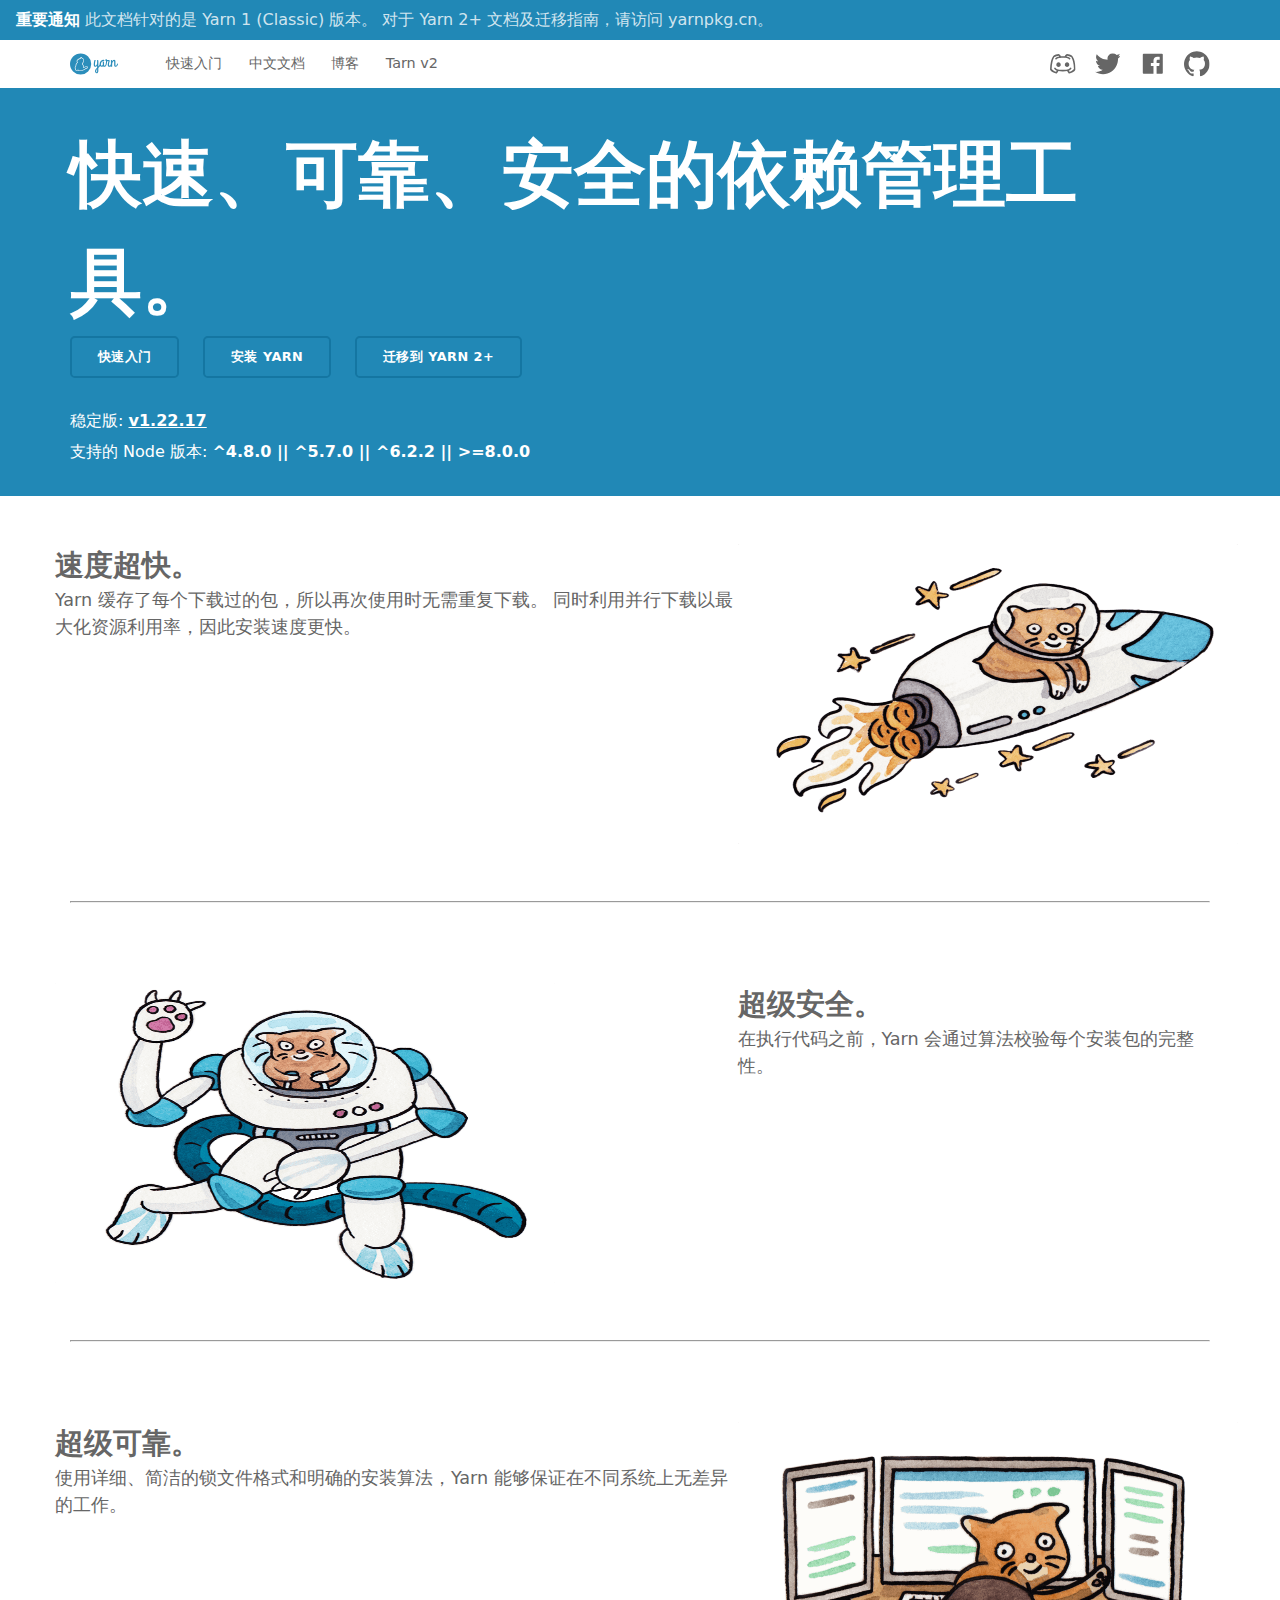
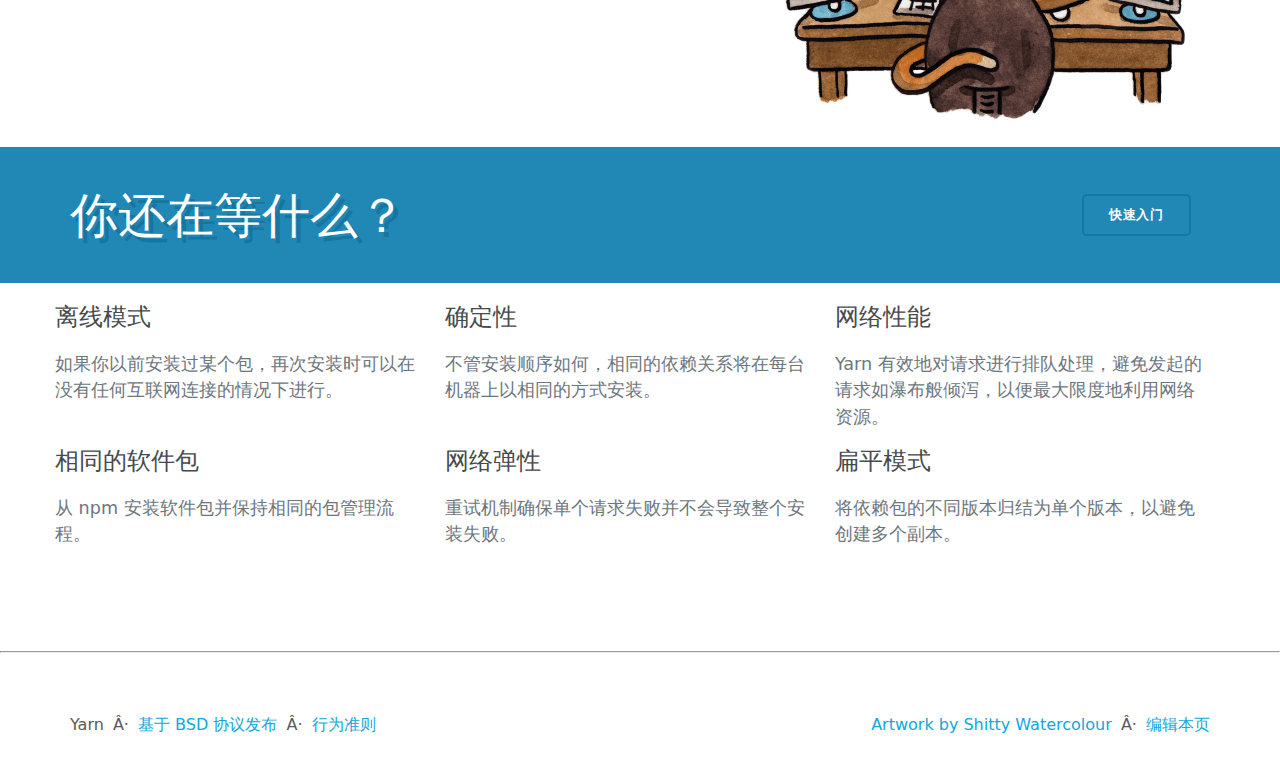
<file: index.html>
<!DOCTYPE html>
<html lang="en">

<head>
    <meta charset="UTF-8">
    <meta name="viewport" content="width=device-width, initial-scale=1.0">
    <title>肖振洋</title>
    <link rel="stylesheet" href="./src/style/base.css">
    <link rel="stylesheet" href="./src/style/index.css">
</head>

<body>
    <!-- 图标库 -->
    <svg style="display: none;">
        <symbol id="devicon--yarn-wordmark" viewBox="0 0 128 128">
            <path fill="#2c8ebb"
                d="M28.282 35.72A28.28 28.28 0 1 0 56.56 64a28.28 28.28 0 0 0-28.277-28.28Zm2.08 9.688a2.2 2.2 0 0 1 .979.357c.294.2.679.44 1.779 2.723a2.1 2.1 0 0 1 1.3 0a1.74 1.74 0 0 1 1.048.879c1.12 2.158 1.277 6.012.785 8.494a15.4 15.4 0 0 1-2.66 6.076a11.7 11.7 0 0 1 2.66 4.252a11.6 11.6 0 0 1 .65 4.744a13 13 0 0 0 1.424-.776a11.9 11.9 0 0 1 6.012-2.199a3.016 3.016 0 0 1 3.142 2.598a2.9 2.9 0 0 1-2.191 3.226a11.3 11.3 0 0 0-4.293 1.99a30.6 30.6 0 0 1-7.1 3.278a4 4 0 0 1-1.656.806a72 72 0 0 1-8.17.745h-.103a4.46 4.46 0 0 1-3.414-1.163a5.7 5.7 0 0 1-4.996-.314a2.54 2.54 0 0 1-1.354-1.78a2.7 2.7 0 0 1 0-.945a3 3 0 0 1-.355-.459a7.48 7.48 0 0 1-1.047-4.587a7.18 7.18 0 0 1 2.096-4.033a13 13 0 0 1 .888-5.32a12.2 12.2 0 0 1 3.143-4.096a6.1 6.1 0 0 1-.776-5.237c.534-1.425.976-2.21 1.94-2.544a3.1 3.1 0 0 0 1.14-.608a8.05 8.05 0 0 1 5.414-2.597c.084-.22.19-.44.295-.67a4.82 4.82 0 0 1 2.387-2.713a2.2 2.2 0 0 1 1.033-.127m-.054 1.683c-1.236-.216-2.487 3.576-2.487 3.576a6.38 6.38 0 0 0-5.341 2.094a4.4 4.4 0 0 1-1.76 1.047c-.188.063-.42.052-.985 1.582c-.87 2.335 1.477 4.934 1.477 4.934a12.64 12.64 0 0 0-3.832 4.43a11.3 11.3 0 0 0-.797 5.331s-1.99 1.727-2.096 3.508a5.87 5.87 0 0 0 .81 3.572a.88.88 0 0 0 1.202.418s-1.32 1.54-.084 2.2s3.027.931 4.033-.085c.733-.733.87-2.354 1.14-3.025c.064-.157.283.26.493.47a4.6 4.6 0 0 0 .62.462a1.906 1.906 0 0 0-1.05 2.513c.241.576 1.1.954 2.514.944a75 75 0 0 0 7.805-.704a1.98 1.98 0 0 0 1.193-.67a28.8 28.8 0 0 0 7.06-3.195a12.7 12.7 0 0 1 4.795-2.209a1.37 1.37 0 0 0-.658-2.66h-.002a10.3 10.3 0 0 0-5.174 1.947c-2.744 1.697-4.105 1.582-4.105 1.582v-.074c-.19-.303.87-3.047-.315-6.283c-1.288-3.572-3.33-4.43-3.142-4.703a17 17 0 0 0 3.142-6.545c.42-2.095.306-5.604-.626-7.427c-.178-.335-1.729.566-1.729.566a22 22 0 0 0-1.853-3.498a.7.7 0 0 0-.248-.098m66.053 3.932a2.095 2.095 0 0 0-2.22 2.094a3.27 3.27 0 0 0 1.906 2.85a41.3 41.3 0 0 1-.735 7.677a1.4 1.4 0 0 0-.043.414c-.41 1.948-1.216 4.601-2.93 4.601v.012c-1.047 0-1.51-1.049-1.51-2.096v-7.331a2.095 2.095 0 0 0-2.397-1.96c-.618 0-1.153.315-1.153.754a9.6 9.6 0 0 1 .178 1.426v6.85c-.492 1.246-1.287 2.314-2.492 2.314c-1.56 0-2.533-1.33-2.533-3.644c0-6.4 3.958-9.29 7.33-9.29c.44 0 .89.083 1.289.083s.576-.262.576-1.047a1.843 1.843 0 0 0-2.096-1.865c-5.426 0-10.578 4.536-10.578 11.96q.002.421.033.827a17.6 17.6 0 0 1-3.29 5.28V55.329a2.095 2.095 0 0 0-2.378-1.948c-.618 0-1.152.314-1.152.754a9.6 9.6 0 0 1 .106 1.424v7.154c-.534 3.142-1.866 6-3.647 6c-1.288 0-2.094-1.288-2.094-3.687a32.2 32.2 0 0 1 1.29-8.975c.178-.67 1.466-2.441-.713-2.441c-2.356 0-2.096.89-2.358 1.644a43.4 43.4 0 0 0-1.486 10.004c0 3.865 1.623 6.398 4.598 6.398c1.906 0 3.288-1.287 4.357-3.068v5.645c-2.933 2.575-5.51 4.85-5.51 9.331c0 2.85 1.782 5.112 4.264 5.112c2.263 0 4.619-1.644 4.619-6.283V74.67a19.3 19.3 0 0 0 4.549-5.295c.887 1.34 2.262 2.164 4.101 2.164a4.94 4.94 0 0 0 3.822-1.822a3.93 3.93 0 0 0 3.426 1.822c3.58 0 5.369-3.508 6.201-6.363q.066-.127.115-.287a35.6 35.6 0 0 0 1.162-8.223h3.864a28.8 28.8 0 0 0-2.22 9.824c0 3.906 2.493 5.07 4.577 5.07v.042c1.7 0 2.988-.794 3.965-1.932a1.864 1.864 0 0 0 2.09 1.932c1.288 0 1.246-1.048 1.246-1.907v-6.494c.314-3.508 3.07-7.331 4.357-7.331c.849 0 .932 1.152.932 2.535v9.029c0 2.263 1.383 4.19 3.74 4.19c3.823 0 5.706-4.001 6.47-6.934a1.2 1.2 0 0 0 0-.315a1.96 1.96 0 0 0-1.558-1.822c-.44 0-.891.398-1.049 1.33c-.398 1.958-1.309 4.797-3.09 4.797c-1.15 0-1.15-1.644-1.15-2.094V57.42c0-2.094-.714-4.492-3.688-4.492c-2.179 0-3.78 1.905-4.974 4.399v-2a2.095 2.095 0 0 0-2.4-1.96c-.618 0-1.15.315-1.15.755a9.6 9.6 0 0 1 .177 1.425v7.715a2.7 2.7 0 0 0-.168.6c-.398 1.958-1.152 4.796-3.205 4.796c-1.205 0-1.78-1.151-1.78-2.398c0-4.44 2-9.689 2-10.222c.179-1.047-1.603-2.493-2.095-2.493h-2.314a17 17 0 0 1-2.356-.177a2.82 2.82 0 0 0-2.828-2.346Zm-24.09 26.591v4.756c0 .848.179 3.51-1.245 3.51l.04-.022c-.712 0-1.152-1.047-1.152-2.44a7.76 7.76 0 0 1 2.358-5.804z" />
        </symbol>
        <symbol id="radix-icons--discord-logo" viewBox="0 0 15 15">
            <path fill="currentColor" fill-rule="evenodd"
                d="M5.075 1.826a.5.5 0 0 0-.127-.003c-.841.091-2.121.545-2.877.955a.5.5 0 0 0-.132.106c-.314.359-.599.944-.822 1.498C.887 4.95.697 5.55.59 5.984C.236 7.394.043 9.087.017 10.693a.5.5 0 0 0 .056.23c.3.573.947 1.104 1.595 1.492c.655.393 1.42.703 2.036.763a.48.48 0 0 0 .399-.153c.154-.167.416-.557.614-.86c.09-.138.175-.27.241-.375c.662.12 1.492.19 2.542.19c1.048 0 1.878-.07 2.54-.19c.066.106.15.237.24.374c.198.304.46.694.615.861a.48.48 0 0 0 .399.153c.616-.06 1.38-.37 2.035-.763c.648-.388 1.295-.919 1.596-1.492a.5.5 0 0 0 .055-.23c-.025-1.606-.219-3.3-.571-4.71a13 13 0 0 0-.529-1.601c-.223-.554-.508-1.14-.821-1.498a.5.5 0 0 0-.133-.106c-.755-.41-2.035-.864-2.876-.955a.5.5 0 0 0-.127.003a1.2 1.2 0 0 0-.515.238a2.9 2.9 0 0 0-.794.999A14 14 0 0 0 7.5 3.02q-.603 0-1.117.042a2.9 2.9 0 0 0-.794-.998a1.2 1.2 0 0 0-.514-.238m5.943 9.712a23 23 0 0 0 .433.643c.396-.09.901-.3 1.385-.59c.543-.325.974-.7 1.182-1.017c-.033-1.506-.219-3.07-.54-4.358a12 12 0 0 0-.488-1.475c-.2-.498-.415-.92-.602-1.162c-.65-.337-1.675-.693-2.343-.79l-.058.04a1.5 1.5 0 0 0-.226.22q-.062.075-.113.145q.457.085.818.197c.684.21 1.177.5 1.418.821a.48.48 0 1 1-.768.576c-.059-.078-.316-.29-.932-.48c-.595-.182-1.47-.328-2.684-.328s-2.09.146-2.684.329c-.616.19-.873.4-.932.479a.48.48 0 1 1-.768-.576c.241-.322.734-.61 1.418-.82q.36-.113.816-.197a2 2 0 0 0-.114-.146a1.5 1.5 0 0 0-.225-.22l-.059-.04c-.667.097-1.692.453-2.342.79c-.188.243-.402.664-.603 1.162c-.213.53-.39 1.087-.487 1.475c-.322 1.288-.508 2.852-.54 4.358c.208.318.638.692 1.181 1.018c.485.29.989.5 1.386.589a16 16 0 0 0 .433-.643c-.785-.279-1.206-.662-1.48-1.072a.48.48 0 0 1 .8-.532c.26.392.944 1.086 4.2 1.086s3.94-.694 4.2-1.086a.48.48 0 0 1 .8.532c-.274.41-.696.794-1.482 1.072M4.08 7.012c.244-.262.575-.41.92-.412c.345.002.676.15.92.412c.243.263.38.618.38.988s-.137.725-.38.988c-.244.262-.575.41-.92.412a1.26 1.26 0 0 1-.92-.412A1.45 1.45 0 0 1 3.7 8c0-.37.137-.725.38-.988M10 6.6c-.345.002-.676.15-.92.412c-.243.263-.38.618-.38.988s.137.725.38.988c.244.262.575.41.92.412c.345-.002.676-.15.92-.412c.243-.263.38-.618.38-.988s-.137-.725-.38-.988A1.26 1.26 0 0 0 10 6.6"
                clip-rule="evenodd" />
        </symbol>
        <symbol id="fluent-mdl2--twitter-logo" viewBox="0 0 2048 2048">
            <path fill="currentColor"
                d="M2048 389q-42 63-95 117t-115 100q1 14 1 27t1 28q0 126-27 249t-78 238q-74 167-185 298t-251 223t-307 139t-348 48q-172 0-335-47T0 1667q49 6 100 6q143 0 276-46t246-134q-67-1-129-22t-113-60t-90-92t-60-117q20 3 39 5t40 2q56 0 110-15q-74-15-135-53t-107-92t-70-123t-25-144v-5q88 50 191 53q-44-30-78-68t-59-84t-37-95t-13-103q0-56 14-109t43-102q80 99 178 177t208 135t232 88t248 39q-6-23-8-47t-3-49q0-87 33-163t90-134t133-90t164-33q88 0 167 34t140 99q71-14 137-39t129-63q-23 73-70 133t-114 99q126-15 241-66" />
        </symbol>
        <symbol id="ant-design--facebook-filled" viewBox="0 0 1024 1024">
            <path fill="currentColor"
                d="M880 112H144c-17.7 0-32 14.3-32 32v736c0 17.7 14.3 32 32 32h736c17.7 0 32-14.3 32-32V144c0-17.7-14.3-32-32-32m-92.4 233.5h-63.9c-50.1 0-59.8 23.8-59.8 58.8v77.1h119.6l-15.6 120.7h-104V912H539.2V602.2H434.9V481.4h104.3v-89c0-103.3 63.1-159.6 155.3-159.6c44.2 0 82.1 3.3 93.2 4.8v107.9z" />
        </symbol>
        <symbol id="fluent-mdl2--git-hub-logo" viewBox="0 0 2048 2048">
            <path fill="currentColor"
                d="M1024 25q141 0 272 36t244 104t207 160t161 207t103 245t37 272q0 165-50 318t-143 281t-221 224t-286 149q-3 1-9 1t-9 1q-24 0-38-14t-14-37v-140q0-69 1-141q0-51-15-103t-54-87q116-13 203-47t146-96t88-150t30-212q0-78-26-147t-79-128q11-28 16-58t5-60q0-39-8-77t-23-76q-5-2-11-2t-11 0q-32 0-67 10t-69 26t-67 35t-57 36q-125-35-256-35t-256 35q-25-17-57-36t-66-34t-70-26t-67-11h-11q-6 0-11 2q-14 37-22 75t-9 78q0 30 5 60t16 58q-53 58-79 127t-26 148q0 122 29 211t88 150t146 97t203 48q-29 26-44 62t-21 75q-27 13-57 20t-60 7q-64 0-106-30t-75-82q-12-19-29-38t-37-34t-43-24t-48-10h-12q-8 0-15 3t-14 6t-6 10q0 12 14 23t23 18l3 2q22 17 38 32t30 33t23 38t23 47q34 78 95 113t147 36q26 0 52-3t52-9v174q0 24-14 38t-39 14h-8q-5 0-9-2q-157-51-286-147t-221-225t-142-282t-51-318q0-141 36-272t104-244t160-207t207-161T752 62t272-37" />
        </symbol>
    </svg>



    <!--  顶部模块  -->
    <div class="news-container">
        <a class="news-overlay" href="https://www.yarnpkg.cn/getting-started/migration"></a>
        <div class="news-inner">
            <div class="news-line">
                <span class="news-highlight">重要通知</span>
                此文档针对的是 Yarn 1 (Classic) 版本。
            </div>
            <div class="news-line">
                对于 Yarn 2+ 文档及迁移指南，请访问 yarnpkg.cn。
            </div>
        </div>
    </div>

    <!-- 导航栏模块 -->
    <nav class="navbar">
        <div class="container">
            <a href="index.html">
                <svg xmlns="http://www.w3.org/2000/svg" viewBox="0 0 128 128">
                    <use href="#devicon--yarn-wordmark" />
                </svg>
            </a>
            <div id="navbar-nav">
                <ul class="navbar-nav-l">
                    <li class="navbar-nav-l-item">
                        <a href="#">快速入门</a>
                    </li>
                    <li class="navbar-nav-l-item"><a href="#">中文文档</a></li>
                    <li class="navbar-nav-l-item"><a href="#">博客</a></li>
                    <li class="navbar-nav-l-item"><a href="#">Tarn v2</a></li>
                </ul>
                <ul class="navbar-nav-r">
                    <li class="navbar-nav-icon"><a href="#">
                            <svg xmlns="http://www.w3.org/2000/svg" viewBox="0 0 15 15">
                                <use href="#radix-icons--discord-logo" />
                            </svg>
                        </a></li>
                    <li class="navbar-nav-icon"><a href="#">
                            <svg xmlns="http://www.w3.org/2000/svg" viewBox="0 0 2048 2048">
                                <use href="#fluent-mdl2--twitter-logo" />
                            </svg>
                        </a></li>
                    <li class="navbar-nav-icon"><a href="#">
                            <svg xmlns="http://www.w3.org/2000/svg" viewBox="0 0 1024 1024">
                                <use href="#ant-design--facebook-filled" />
                            </svg>
                        </a></li>
                    <li class="navbar-nav-icon"><a href="#">
                            <svg xmlns="http://www.w3.org/2000/svg" viewBox="0 0 2048 2048">
                                <use href="#fluent-mdl2--git-hub-logo" />
                            </svg>
                        </a></li>
                </ul>
            </div>

        </div>
    </nav>
    <!-- 主要内容main模块 -->
    <div class="main">
        <!-- 1.顶部介绍模块 -->
        <div class="hero">
            <div class="main-container">
                <h1 class="hero-title">快速、可靠、安全的依赖管理工具。</h1>
                <div>
                    <a class="btn hero-btn hidden-md-down" href="#">快速入门</a>
                    <a class="btn hero-btn hidden-md-down" href="#">安装 Yarn</a>
                    <a class="btn hero-btn hidden-md-down" href="#">迁移到 Yarn 2+</a>
                    <span class="hero-ghbtn">
                        <iframe
                            src="https://ghbtns.com/github-btn.html?user=yarnpkg&repo=yarn&type=star&count=true&size=large"
                            frameborder="0" scrolling="0" width="160px" height="30px" title="GitHub 星标数"></iframe>
                    </span>
                </div>
                <div class="mt-4">
                    <div>
                        稳定版: <strong class="navbar-text">
                            <a href="#">v1.22.17</a>
                        </strong>
                    </div>

                    <div>
                        支持的 Node 版本:
                        <strong>^4.8.0 || ^5.7.0 || ^6.2.2 || >=8.0.0</strong>
                    </div>
                </div>
            </div>
        </div>
        <!-- 2.features模块 -->
        <div class="features">
            <div class="row  feature">
                <div class="col-lg-7 ">
                    <h2 class="feature-heading">速度超快。</h2>
                    <p class="feature-text">Yarn 缓存了每个下载过的包，所以再次使用时无需重复下载。 同时利用并行下载以最大化资源利用率，因此安装速度更快。</p>
                </div>
                <div class="col-lg-5 ">
                    <img class="feature-image img-fluid mx-auto feature-image-speed"
                        src="./src/images/feature-speed.png" width="500" height="300"
                        alt="Watercolour of cat riding a rocketship">
                </div>
            </div>
            <hr class="feature-divider">
            </hr>
            <div class="row  feature">
                <div class="push-lg-5">
                    <h2 class="feature-heading">超级安全。</h2>
                    <p class="feature-text">在执行代码之前，Yarn 会通过算法校验每个安装包的完整性。</p>
                </div>
                <div class=" pull-lg-7">
                    <img class="feature-image img-fluid mx-auto feature-image-speed"
                        src="./src/images/feature-secure.png" width="500" height="300"
                        alt="Watercolour of cat riding a rocketship">
                </div>
            </div>
            <hr class="feature-divider">
            </hr>
            <div class="row  feature">
                <div class="col-lg-7 ">
                    <h2 class="feature-heading">超级可靠。</h2>
                    <p class="feature-text">使用详细、简洁的锁文件格式和明确的安装算法，Yarn 能够保证在不同系统上无差异的工作。</p>
                </div>
                <div class="col-lg-5 ">
                    <img class="feature-image img-fluid mx-auto feature-image-speed"
                        src="./src/images/feature-reliable.png" width="500" height="300"
                        alt="Watercolour of cat riding a rocketship">
                </div>
            </div>
        </div>
        <!-- 3.快速入门 -->
        <div class="hero">
            <div class="container-entrance">
                <p class="hero-prompt float-md-left">
                    你还在等什么？
                </p>
                <a href="worksAll.html" class="btn hero-btn float-md-right">快速入门</a>
            </div>
        </div>
        <div class="featurettes">
            <div class="row">
                <div class="col-lg-4 col-md-6 featurette">
                    <h2>离线模式</h2>
                    <p>如果你以前安装过某个包，再次安装时可以在没有任何互联网连接的情况下进行。</p>
                </div>
                <div class="col-lg-4 col-md-6 featurette">
                    <h2>确定性</h2>
                    <p>不管安装顺序如何，相同的依赖关系将在每台机器上以相同的方式安装。</p>
                </div>
                <div class="col-lg-4 col-md-6 featurette">
                    <h2>网络性能</h2>
                    <p>Yarn 有效地对请求进行排队处理，避免发起的请求如瀑布般倾泻，以便最大限度地利用网络资源。</p>
                </div>
                <div class="col-lg-4 col-md-6 featurette">
                    <h2>相同的软件包</h2>
                    <p>从 npm 安装软件包并保持相同的包管理流程。</p>
                </div>
                <div class="col-lg-4 col-md-6 featurette">
                    <h2>网络弹性</h2>
                    <p>重试机制确保单个请求失败并不会导致整个安装失败。</p>
                </div>
                <div class="col-lg-4 col-md-6 featurette">
                    <h2>扁平模式</h2>
                    <p>将依赖包的不同版本归结为单个版本，以避免创建多个副本。</p>
                </div>

            </div>
        </div>
        <hr class="feature-divider">
    </div>

    <!-- 底部模块 -->
    <footer class="footer">
        <div class="footer-left">
            <span class="footer-item">Yarn</span>
            <span class="footer-item">
                <a href="#">基于 BSD 协议发布</a>
            </span>
            <span class="footer-item">
                <a href="#">行为准则</a>
            </span>
        </div>
        <div class="footer-right">
            <span class="footer-item">
                <a href="#">Artwork by Shitty Watercolour</a>
            </span>
            <span class="footer-item">
                <a href="#">编辑本页</a>
            </span>
        </div>
    </footer>
</body>

</html>
</file>
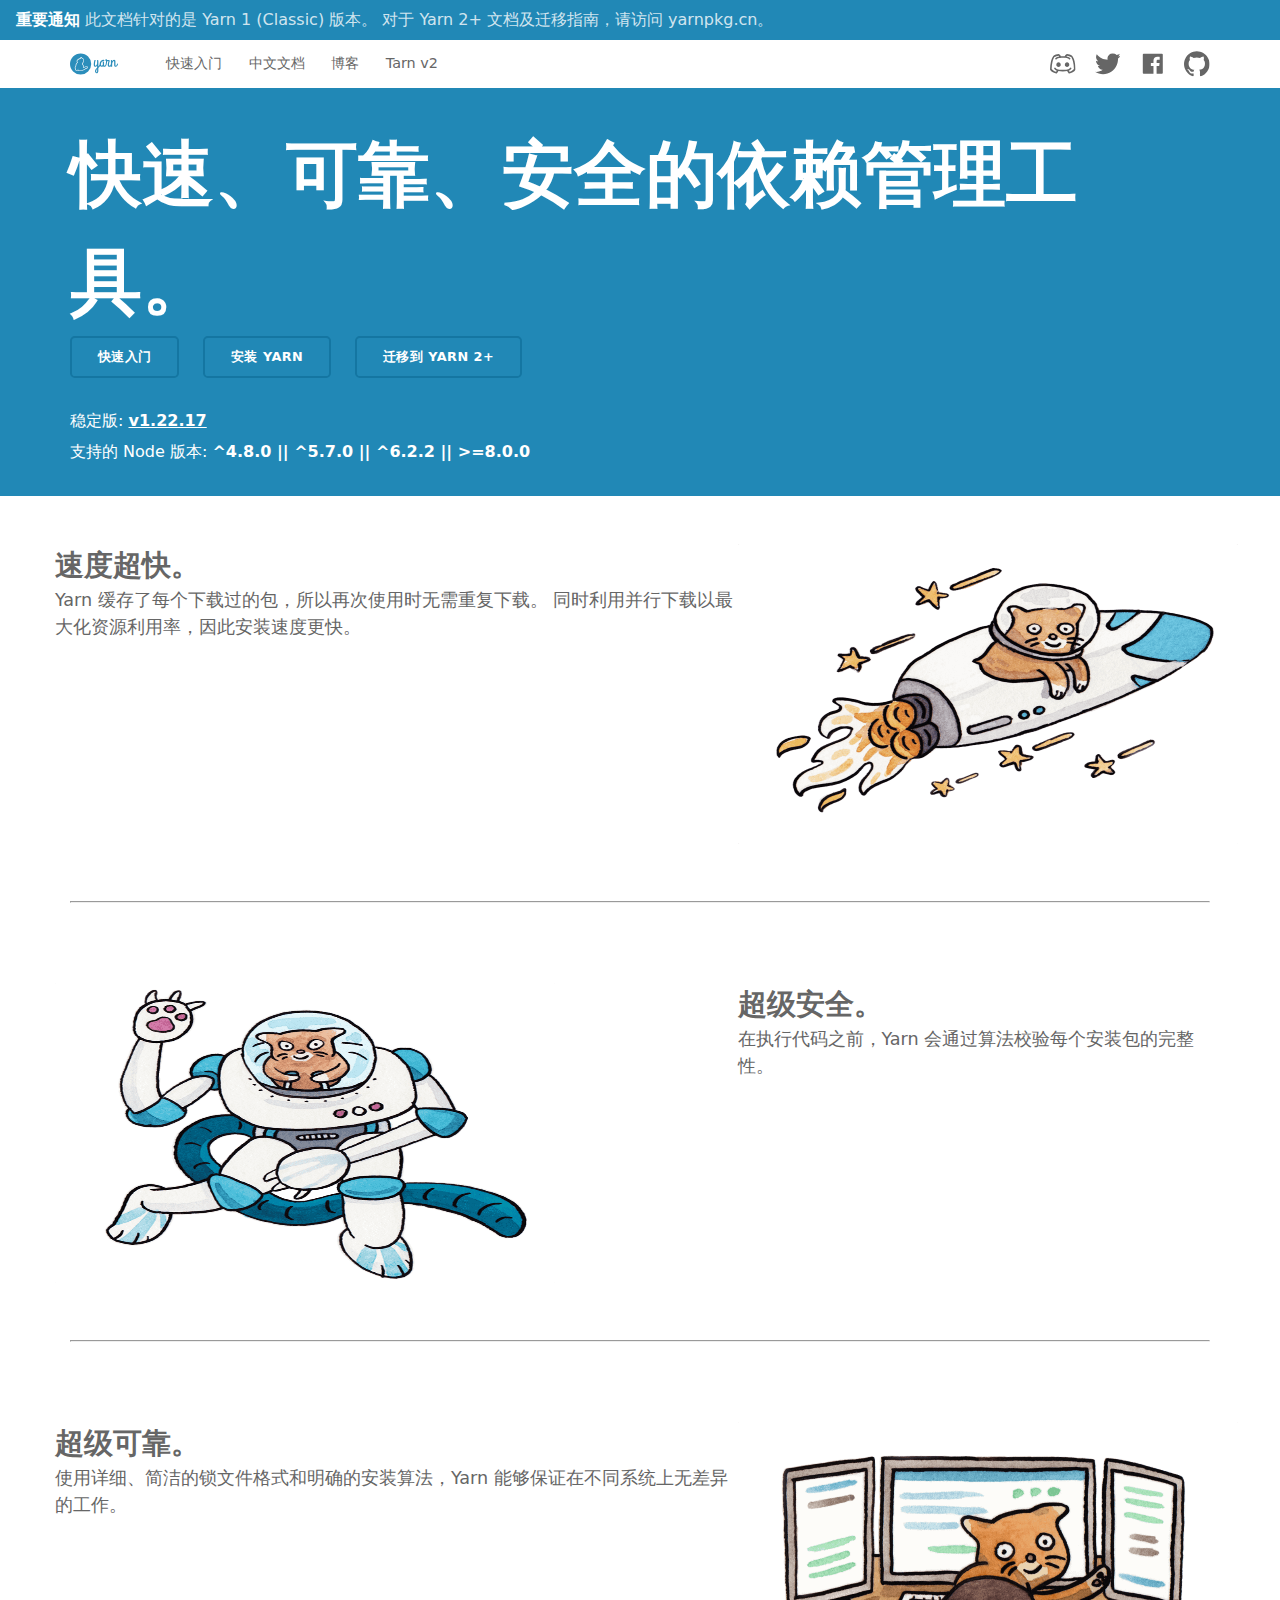
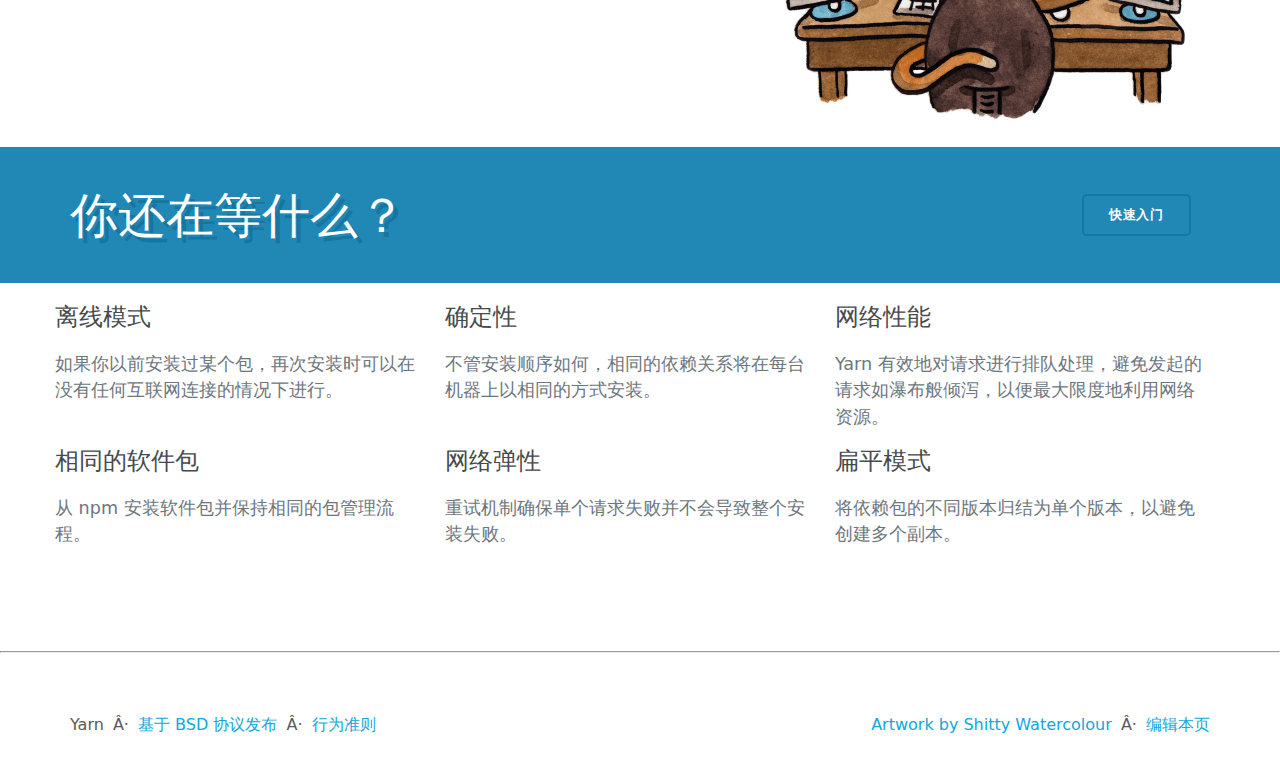
<file: code/index.html>
<!DOCTYPE html>
<html lang="en">

<head>
    <meta charset="UTF-8">
    <meta name="viewport" content="width=device-width, initial-scale=1.0">
    <title>肖振洋</title>
    <link rel="stylesheet" href="./src/style/base.css">
    <link rel="stylesheet" href="./src/style/index.css">
</head>

<body>
    <!-- 图标库 -->
    <svg style="display: none;">
        <symbol id="devicon--yarn-wordmark" viewBox="0 0 128 128">
            <path fill="#2c8ebb"
                d="M28.282 35.72A28.28 28.28 0 1 0 56.56 64a28.28 28.28 0 0 0-28.277-28.28Zm2.08 9.688a2.2 2.2 0 0 1 .979.357c.294.2.679.44 1.779 2.723a2.1 2.1 0 0 1 1.3 0a1.74 1.74 0 0 1 1.048.879c1.12 2.158 1.277 6.012.785 8.494a15.4 15.4 0 0 1-2.66 6.076a11.7 11.7 0 0 1 2.66 4.252a11.6 11.6 0 0 1 .65 4.744a13 13 0 0 0 1.424-.776a11.9 11.9 0 0 1 6.012-2.199a3.016 3.016 0 0 1 3.142 2.598a2.9 2.9 0 0 1-2.191 3.226a11.3 11.3 0 0 0-4.293 1.99a30.6 30.6 0 0 1-7.1 3.278a4 4 0 0 1-1.656.806a72 72 0 0 1-8.17.745h-.103a4.46 4.46 0 0 1-3.414-1.163a5.7 5.7 0 0 1-4.996-.314a2.54 2.54 0 0 1-1.354-1.78a2.7 2.7 0 0 1 0-.945a3 3 0 0 1-.355-.459a7.48 7.48 0 0 1-1.047-4.587a7.18 7.18 0 0 1 2.096-4.033a13 13 0 0 1 .888-5.32a12.2 12.2 0 0 1 3.143-4.096a6.1 6.1 0 0 1-.776-5.237c.534-1.425.976-2.21 1.94-2.544a3.1 3.1 0 0 0 1.14-.608a8.05 8.05 0 0 1 5.414-2.597c.084-.22.19-.44.295-.67a4.82 4.82 0 0 1 2.387-2.713a2.2 2.2 0 0 1 1.033-.127m-.054 1.683c-1.236-.216-2.487 3.576-2.487 3.576a6.38 6.38 0 0 0-5.341 2.094a4.4 4.4 0 0 1-1.76 1.047c-.188.063-.42.052-.985 1.582c-.87 2.335 1.477 4.934 1.477 4.934a12.64 12.64 0 0 0-3.832 4.43a11.3 11.3 0 0 0-.797 5.331s-1.99 1.727-2.096 3.508a5.87 5.87 0 0 0 .81 3.572a.88.88 0 0 0 1.202.418s-1.32 1.54-.084 2.2s3.027.931 4.033-.085c.733-.733.87-2.354 1.14-3.025c.064-.157.283.26.493.47a4.6 4.6 0 0 0 .62.462a1.906 1.906 0 0 0-1.05 2.513c.241.576 1.1.954 2.514.944a75 75 0 0 0 7.805-.704a1.98 1.98 0 0 0 1.193-.67a28.8 28.8 0 0 0 7.06-3.195a12.7 12.7 0 0 1 4.795-2.209a1.37 1.37 0 0 0-.658-2.66h-.002a10.3 10.3 0 0 0-5.174 1.947c-2.744 1.697-4.105 1.582-4.105 1.582v-.074c-.19-.303.87-3.047-.315-6.283c-1.288-3.572-3.33-4.43-3.142-4.703a17 17 0 0 0 3.142-6.545c.42-2.095.306-5.604-.626-7.427c-.178-.335-1.729.566-1.729.566a22 22 0 0 0-1.853-3.498a.7.7 0 0 0-.248-.098m66.053 3.932a2.095 2.095 0 0 0-2.22 2.094a3.27 3.27 0 0 0 1.906 2.85a41.3 41.3 0 0 1-.735 7.677a1.4 1.4 0 0 0-.043.414c-.41 1.948-1.216 4.601-2.93 4.601v.012c-1.047 0-1.51-1.049-1.51-2.096v-7.331a2.095 2.095 0 0 0-2.397-1.96c-.618 0-1.153.315-1.153.754a9.6 9.6 0 0 1 .178 1.426v6.85c-.492 1.246-1.287 2.314-2.492 2.314c-1.56 0-2.533-1.33-2.533-3.644c0-6.4 3.958-9.29 7.33-9.29c.44 0 .89.083 1.289.083s.576-.262.576-1.047a1.843 1.843 0 0 0-2.096-1.865c-5.426 0-10.578 4.536-10.578 11.96q.002.421.033.827a17.6 17.6 0 0 1-3.29 5.28V55.329a2.095 2.095 0 0 0-2.378-1.948c-.618 0-1.152.314-1.152.754a9.6 9.6 0 0 1 .106 1.424v7.154c-.534 3.142-1.866 6-3.647 6c-1.288 0-2.094-1.288-2.094-3.687a32.2 32.2 0 0 1 1.29-8.975c.178-.67 1.466-2.441-.713-2.441c-2.356 0-2.096.89-2.358 1.644a43.4 43.4 0 0 0-1.486 10.004c0 3.865 1.623 6.398 4.598 6.398c1.906 0 3.288-1.287 4.357-3.068v5.645c-2.933 2.575-5.51 4.85-5.51 9.331c0 2.85 1.782 5.112 4.264 5.112c2.263 0 4.619-1.644 4.619-6.283V74.67a19.3 19.3 0 0 0 4.549-5.295c.887 1.34 2.262 2.164 4.101 2.164a4.94 4.94 0 0 0 3.822-1.822a3.93 3.93 0 0 0 3.426 1.822c3.58 0 5.369-3.508 6.201-6.363q.066-.127.115-.287a35.6 35.6 0 0 0 1.162-8.223h3.864a28.8 28.8 0 0 0-2.22 9.824c0 3.906 2.493 5.07 4.577 5.07v.042c1.7 0 2.988-.794 3.965-1.932a1.864 1.864 0 0 0 2.09 1.932c1.288 0 1.246-1.048 1.246-1.907v-6.494c.314-3.508 3.07-7.331 4.357-7.331c.849 0 .932 1.152.932 2.535v9.029c0 2.263 1.383 4.19 3.74 4.19c3.823 0 5.706-4.001 6.47-6.934a1.2 1.2 0 0 0 0-.315a1.96 1.96 0 0 0-1.558-1.822c-.44 0-.891.398-1.049 1.33c-.398 1.958-1.309 4.797-3.09 4.797c-1.15 0-1.15-1.644-1.15-2.094V57.42c0-2.094-.714-4.492-3.688-4.492c-2.179 0-3.78 1.905-4.974 4.399v-2a2.095 2.095 0 0 0-2.4-1.96c-.618 0-1.15.315-1.15.755a9.6 9.6 0 0 1 .177 1.425v7.715a2.7 2.7 0 0 0-.168.6c-.398 1.958-1.152 4.796-3.205 4.796c-1.205 0-1.78-1.151-1.78-2.398c0-4.44 2-9.689 2-10.222c.179-1.047-1.603-2.493-2.095-2.493h-2.314a17 17 0 0 1-2.356-.177a2.82 2.82 0 0 0-2.828-2.346Zm-24.09 26.591v4.756c0 .848.179 3.51-1.245 3.51l.04-.022c-.712 0-1.152-1.047-1.152-2.44a7.76 7.76 0 0 1 2.358-5.804z" />
        </symbol>
        <symbol id="radix-icons--discord-logo" viewBox="0 0 15 15">
            <path fill="currentColor" fill-rule="evenodd"
                d="M5.075 1.826a.5.5 0 0 0-.127-.003c-.841.091-2.121.545-2.877.955a.5.5 0 0 0-.132.106c-.314.359-.599.944-.822 1.498C.887 4.95.697 5.55.59 5.984C.236 7.394.043 9.087.017 10.693a.5.5 0 0 0 .056.23c.3.573.947 1.104 1.595 1.492c.655.393 1.42.703 2.036.763a.48.48 0 0 0 .399-.153c.154-.167.416-.557.614-.86c.09-.138.175-.27.241-.375c.662.12 1.492.19 2.542.19c1.048 0 1.878-.07 2.54-.19c.066.106.15.237.24.374c.198.304.46.694.615.861a.48.48 0 0 0 .399.153c.616-.06 1.38-.37 2.035-.763c.648-.388 1.295-.919 1.596-1.492a.5.5 0 0 0 .055-.23c-.025-1.606-.219-3.3-.571-4.71a13 13 0 0 0-.529-1.601c-.223-.554-.508-1.14-.821-1.498a.5.5 0 0 0-.133-.106c-.755-.41-2.035-.864-2.876-.955a.5.5 0 0 0-.127.003a1.2 1.2 0 0 0-.515.238a2.9 2.9 0 0 0-.794.999A14 14 0 0 0 7.5 3.02q-.603 0-1.117.042a2.9 2.9 0 0 0-.794-.998a1.2 1.2 0 0 0-.514-.238m5.943 9.712a23 23 0 0 0 .433.643c.396-.09.901-.3 1.385-.59c.543-.325.974-.7 1.182-1.017c-.033-1.506-.219-3.07-.54-4.358a12 12 0 0 0-.488-1.475c-.2-.498-.415-.92-.602-1.162c-.65-.337-1.675-.693-2.343-.79l-.058.04a1.5 1.5 0 0 0-.226.22q-.062.075-.113.145q.457.085.818.197c.684.21 1.177.5 1.418.821a.48.48 0 1 1-.768.576c-.059-.078-.316-.29-.932-.48c-.595-.182-1.47-.328-2.684-.328s-2.09.146-2.684.329c-.616.19-.873.4-.932.479a.48.48 0 1 1-.768-.576c.241-.322.734-.61 1.418-.82q.36-.113.816-.197a2 2 0 0 0-.114-.146a1.5 1.5 0 0 0-.225-.22l-.059-.04c-.667.097-1.692.453-2.342.79c-.188.243-.402.664-.603 1.162c-.213.53-.39 1.087-.487 1.475c-.322 1.288-.508 2.852-.54 4.358c.208.318.638.692 1.181 1.018c.485.29.989.5 1.386.589a16 16 0 0 0 .433-.643c-.785-.279-1.206-.662-1.48-1.072a.48.48 0 0 1 .8-.532c.26.392.944 1.086 4.2 1.086s3.94-.694 4.2-1.086a.48.48 0 0 1 .8.532c-.274.41-.696.794-1.482 1.072M4.08 7.012c.244-.262.575-.41.92-.412c.345.002.676.15.92.412c.243.263.38.618.38.988s-.137.725-.38.988c-.244.262-.575.41-.92.412a1.26 1.26 0 0 1-.92-.412A1.45 1.45 0 0 1 3.7 8c0-.37.137-.725.38-.988M10 6.6c-.345.002-.676.15-.92.412c-.243.263-.38.618-.38.988s.137.725.38.988c.244.262.575.41.92.412c.345-.002.676-.15.92-.412c.243-.263.38-.618.38-.988s-.137-.725-.38-.988A1.26 1.26 0 0 0 10 6.6"
                clip-rule="evenodd" />
        </symbol>
        <symbol id="fluent-mdl2--twitter-logo" viewBox="0 0 2048 2048">
            <path fill="currentColor"
                d="M2048 389q-42 63-95 117t-115 100q1 14 1 27t1 28q0 126-27 249t-78 238q-74 167-185 298t-251 223t-307 139t-348 48q-172 0-335-47T0 1667q49 6 100 6q143 0 276-46t246-134q-67-1-129-22t-113-60t-90-92t-60-117q20 3 39 5t40 2q56 0 110-15q-74-15-135-53t-107-92t-70-123t-25-144v-5q88 50 191 53q-44-30-78-68t-59-84t-37-95t-13-103q0-56 14-109t43-102q80 99 178 177t208 135t232 88t248 39q-6-23-8-47t-3-49q0-87 33-163t90-134t133-90t164-33q88 0 167 34t140 99q71-14 137-39t129-63q-23 73-70 133t-114 99q126-15 241-66" />
        </symbol>
        <symbol id="ant-design--facebook-filled" viewBox="0 0 1024 1024">
            <path fill="currentColor"
                d="M880 112H144c-17.7 0-32 14.3-32 32v736c0 17.7 14.3 32 32 32h736c17.7 0 32-14.3 32-32V144c0-17.7-14.3-32-32-32m-92.4 233.5h-63.9c-50.1 0-59.8 23.8-59.8 58.8v77.1h119.6l-15.6 120.7h-104V912H539.2V602.2H434.9V481.4h104.3v-89c0-103.3 63.1-159.6 155.3-159.6c44.2 0 82.1 3.3 93.2 4.8v107.9z" />
        </symbol>
        <symbol id="fluent-mdl2--git-hub-logo" viewBox="0 0 2048 2048">
            <path fill="currentColor"
                d="M1024 25q141 0 272 36t244 104t207 160t161 207t103 245t37 272q0 165-50 318t-143 281t-221 224t-286 149q-3 1-9 1t-9 1q-24 0-38-14t-14-37v-140q0-69 1-141q0-51-15-103t-54-87q116-13 203-47t146-96t88-150t30-212q0-78-26-147t-79-128q11-28 16-58t5-60q0-39-8-77t-23-76q-5-2-11-2t-11 0q-32 0-67 10t-69 26t-67 35t-57 36q-125-35-256-35t-256 35q-25-17-57-36t-66-34t-70-26t-67-11h-11q-6 0-11 2q-14 37-22 75t-9 78q0 30 5 60t16 58q-53 58-79 127t-26 148q0 122 29 211t88 150t146 97t203 48q-29 26-44 62t-21 75q-27 13-57 20t-60 7q-64 0-106-30t-75-82q-12-19-29-38t-37-34t-43-24t-48-10h-12q-8 0-15 3t-14 6t-6 10q0 12 14 23t23 18l3 2q22 17 38 32t30 33t23 38t23 47q34 78 95 113t147 36q26 0 52-3t52-9v174q0 24-14 38t-39 14h-8q-5 0-9-2q-157-51-286-147t-221-225t-142-282t-51-318q0-141 36-272t104-244t160-207t207-161T752 62t272-37" />
        </symbol>
    </svg>



    <!--  顶部模块  -->
    <div class="news-container">
        <a class="news-overlay" href="https://www.yarnpkg.cn/getting-started/migration"></a>
        <div class="news-inner">
            <div class="news-line">
                <span class="news-highlight">重要通知</span>
                此文档针对的是 Yarn 1 (Classic) 版本。
            </div>
            <div class="news-line">
                对于 Yarn 2+ 文档及迁移指南，请访问 yarnpkg.cn。
            </div>
        </div>
    </div>

    <!-- 导航栏模块 -->
    <nav class="navbar">
        <div class="container">
            <a href="index.html">
                <svg xmlns="http://www.w3.org/2000/svg" viewBox="0 0 128 128">
                    <use href="#devicon--yarn-wordmark" />
                </svg>
            </a>
            <div id="navbar-nav">
                <ul class="navbar-nav-l">
                    <li class="navbar-nav-l-item">
                        <a href="#">快速入门</a>
                    </li>
                    <li class="navbar-nav-l-item"><a href="#">中文文档</a></li>
                    <li class="navbar-nav-l-item"><a href="#">博客</a></li>
                    <li class="navbar-nav-l-item"><a href="#">Tarn v2</a></li>
                </ul>
                <ul class="navbar-nav-r">
                    <li class="navbar-nav-icon"><a href="#">
                            <svg xmlns="http://www.w3.org/2000/svg" viewBox="0 0 15 15">
                                <use href="#radix-icons--discord-logo" />
                            </svg>
                        </a></li>
                    <li class="navbar-nav-icon"><a href="#">
                            <svg xmlns="http://www.w3.org/2000/svg" viewBox="0 0 2048 2048">
                                <use href="#fluent-mdl2--twitter-logo" />
                            </svg>
                        </a></li>
                    <li class="navbar-nav-icon"><a href="#">
                            <svg xmlns="http://www.w3.org/2000/svg" viewBox="0 0 1024 1024">
                                <use href="#ant-design--facebook-filled" />
                            </svg>
                        </a></li>
                    <li class="navbar-nav-icon"><a href="#">
                            <svg xmlns="http://www.w3.org/2000/svg" viewBox="0 0 2048 2048">
                                <use href="#fluent-mdl2--git-hub-logo" />
                            </svg>
                        </a></li>
                </ul>
            </div>

        </div>
    </nav>
    <!-- 主要内容main模块 -->
    <div class="main">
        <!-- 1.顶部介绍模块 -->
        <div class="hero">
            <div class="main-container">
                <h1 class="hero-title">快速、可靠、安全的依赖管理工具。</h1>
                <div>
                    <a class="btn hero-btn hidden-md-down" href="#">快速入门</a>
                    <a class="btn hero-btn hidden-md-down" href="#">安装 Yarn</a>
                    <a class="btn hero-btn hidden-md-down" href="#">迁移到 Yarn 2+</a>
                    <span class="hero-ghbtn">
                        <iframe
                            src="https://ghbtns.com/github-btn.html?user=yarnpkg&repo=yarn&type=star&count=true&size=large"
                            frameborder="0" scrolling="0" width="160px" height="30px" title="GitHub 星标数"></iframe>
                    </span>
                </div>
                <div class="mt-4">
                    <div>
                        稳定版: <strong class="navbar-text">
                            <a href="#">v1.22.17</a>
                        </strong>
                    </div>

                    <div>
                        支持的 Node 版本:
                        <strong>^4.8.0 || ^5.7.0 || ^6.2.2 || >=8.0.0</strong>
                    </div>
                </div>
            </div>
        </div>
        <!-- 2.features模块 -->
        <div class="features">
            <div class="row  feature">
                <div class="col-lg-7 ">
                    <h2 class="feature-heading">速度超快。</h2>
                    <p class="feature-text">Yarn 缓存了每个下载过的包，所以再次使用时无需重复下载。 同时利用并行下载以最大化资源利用率，因此安装速度更快。</p>
                </div>
                <div class="col-lg-5 ">
                    <img class="feature-image img-fluid mx-auto feature-image-speed"
                        src="./src/images/feature-speed.png" width="500" height="300"
                        alt="Watercolour of cat riding a rocketship">
                </div>
            </div>
            <hr class="feature-divider">
            </hr>
            <div class="row  feature">
                <div class="push-lg-5">
                    <h2 class="feature-heading">超级安全。</h2>
                    <p class="feature-text">在执行代码之前，Yarn 会通过算法校验每个安装包的完整性。</p>
                </div>
                <div class=" pull-lg-7">
                    <img class="feature-image img-fluid mx-auto feature-image-speed"
                        src="./src/images/feature-secure.png" width="500" height="300"
                        alt="Watercolour of cat riding a rocketship">
                </div>
            </div>
            <hr class="feature-divider">
            </hr>
            <div class="row  feature">
                <div class="col-lg-7 ">
                    <h2 class="feature-heading">超级可靠。</h2>
                    <p class="feature-text">使用详细、简洁的锁文件格式和明确的安装算法，Yarn 能够保证在不同系统上无差异的工作。</p>
                </div>
                <div class="col-lg-5 ">
                    <img class="feature-image img-fluid mx-auto feature-image-speed"
                        src="./src/images/feature-reliable.png" width="500" height="300"
                        alt="Watercolour of cat riding a rocketship">
                </div>
            </div>
        </div>
        <!-- 3.快速入门 -->
        <div class="hero">
            <div class="container-entrance">
                <p class="hero-prompt float-md-left">
                    你还在等什么？
                </p>
                <a href="../works/worksAll.html" class="btn hero-btn float-md-right">快速入门</a>
            </div>
        </div>
        <div class="featurettes">
            <div class="row">
                <div class="col-lg-4 col-md-6 featurette">
                    <h2>离线模式</h2>
                    <p>如果你以前安装过某个包，再次安装时可以在没有任何互联网连接的情况下进行。</p>
                </div>
                <div class="col-lg-4 col-md-6 featurette">
                    <h2>确定性</h2>
                    <p>不管安装顺序如何，相同的依赖关系将在每台机器上以相同的方式安装。</p>
                </div>
                <div class="col-lg-4 col-md-6 featurette">
                    <h2>网络性能</h2>
                    <p>Yarn 有效地对请求进行排队处理，避免发起的请求如瀑布般倾泻，以便最大限度地利用网络资源。</p>
                </div>
                <div class="col-lg-4 col-md-6 featurette">
                    <h2>相同的软件包</h2>
                    <p>从 npm 安装软件包并保持相同的包管理流程。</p>
                </div>
                <div class="col-lg-4 col-md-6 featurette">
                    <h2>网络弹性</h2>
                    <p>重试机制确保单个请求失败并不会导致整个安装失败。</p>
                </div>
                <div class="col-lg-4 col-md-6 featurette">
                    <h2>扁平模式</h2>
                    <p>将依赖包的不同版本归结为单个版本，以避免创建多个副本。</p>
                </div>

            </div>
        </div>
        <hr class="feature-divider">
    </div>

    <!-- 底部模块 -->
    <footer class="footer">
        <div class="footer-left">
            <span class="footer-item">Yarn</span>
            <span class="footer-item">
                <a href="#">基于 BSD 协议发布</a>
            </span>
            <span class="footer-item">
                <a href="#">行为准则</a>
            </span>
        </div>
        <div class="footer-right">
            <span class="footer-item">
                <a href="#">Artwork by Shitty Watercolour</a>
            </span>
            <span class="footer-item">
                <a href="#">编辑本页</a>
            </span>
        </div>
    </footer>
</body>

</html>
</file>
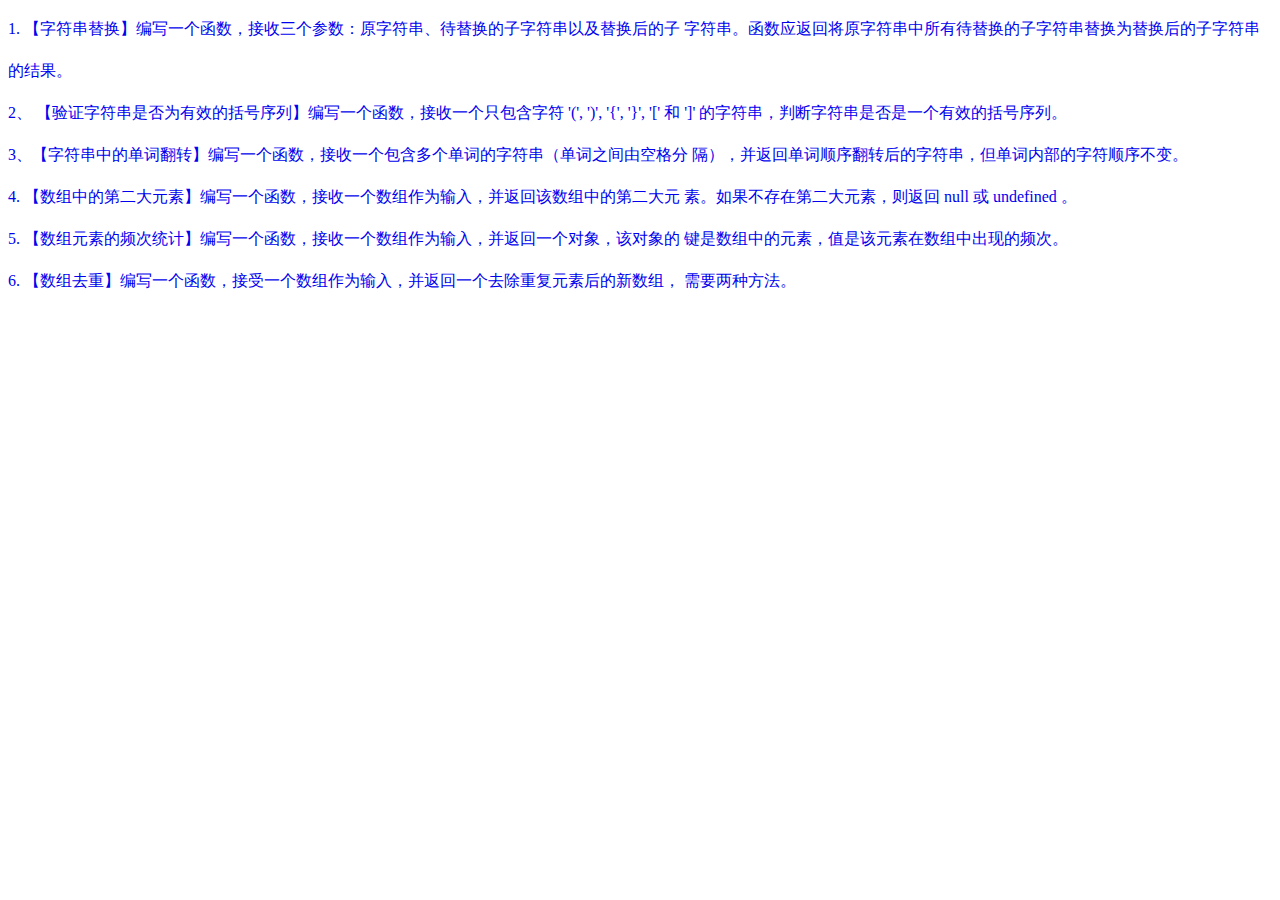
<file: works/index.html>
<!DOCTYPE html>
<html lang="en">

<head>
    <meta charset="UTF-8">
    <meta name="viewport" content="width=device-width, initial-scale=1.0">
    <title>逻辑编程</title>
    <style>
        a {
            display: block;
            line-height: 42px;
            text-decoration: none;
        }
    </style>
</head>

<body>
    <a href="01.html">1. 【字符串替换】编写⼀个函数，接收三个参数：原字符串、待替换的⼦字符串以及替换后的⼦
        字符串。函数应返回将原字符串中所有待替换的⼦字符串替换为替换后的⼦字符串的结果。</a>
    <a href="02.html">
        2、 【验证字符串是否为有效的括号序列】编写⼀个函数，接收⼀个只包含字符 '(', ')',
        '{', '}', '[' 和 ']' 的字符串，判断字符串是否是⼀个有效的括号序列。
    </a>
    <a href="03.html">3、【字符串中的单词翻转】编写⼀个函数，接收⼀个包含多个单词的字符串（单词之间由空格分
        隔），并返回单词顺序翻转后的字符串，但单词内部的字符顺序不变。</a>
    <a href="04.html">
        4. 【数组中的第⼆⼤元素】编写⼀个函数，接收⼀个数组作为输⼊，并返回该数组中的第⼆⼤元
        素。如果不存在第⼆⼤元素，则返回 null 或 undefined 。
    </a>
    <a href="05.html">
        5. 【数组元素的频次统计】编写⼀个函数，接收⼀个数组作为输⼊，并返回⼀个对象，该对象的
        键是数组中的元素，值是该元素在数组中出现的频次。
    </a>
    <a href="06.html">
        6. 【数组去重】编写⼀个函数，接受⼀个数组作为输⼊，并返回⼀个去除重复元素后的新数组，
        需要两种⽅法。
    </a>
</body>

</html>
</file>
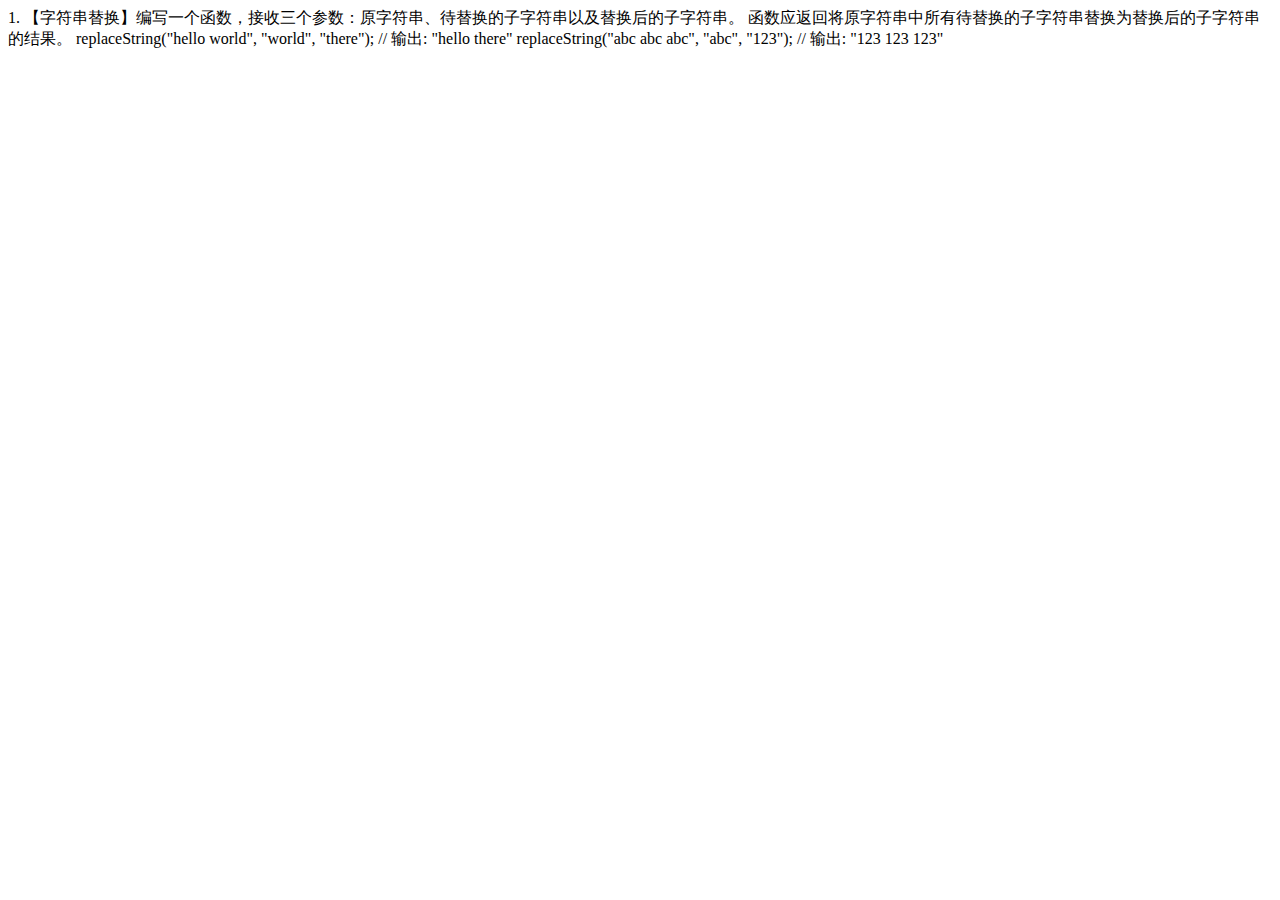
<file: 01.html>
<!DOCTYPE html>
<html lang="en">

<head>
    <meta charset="UTF-8">
    <meta name="viewport" content="width=device-width, initial-scale=1.0">
    <title>01</title>
</head>

<body>
    1. 【字符串替换】编写一个函数，接收三个参数：原字符串、待替换的子字符串以及替换后的子字符串。
    函数应返回将原字符串中所有待替换的子字符串替换为替换后的子字符串的结果。
    replaceString("hello world", "world", "there"); // 输出: "hello there"
    replaceString("abc abc abc", "abc", "123"); // 输出: "123 123 123"

    <script>
        let str = 'abc abc abc'
        function replaceString(str, subStr1, subStr2) {
            return str.split(subStr1).join(subStr2)
        }
        console.log(replaceString(str, 'abc', '123'));

    </script>
</body>

</html>
</file>
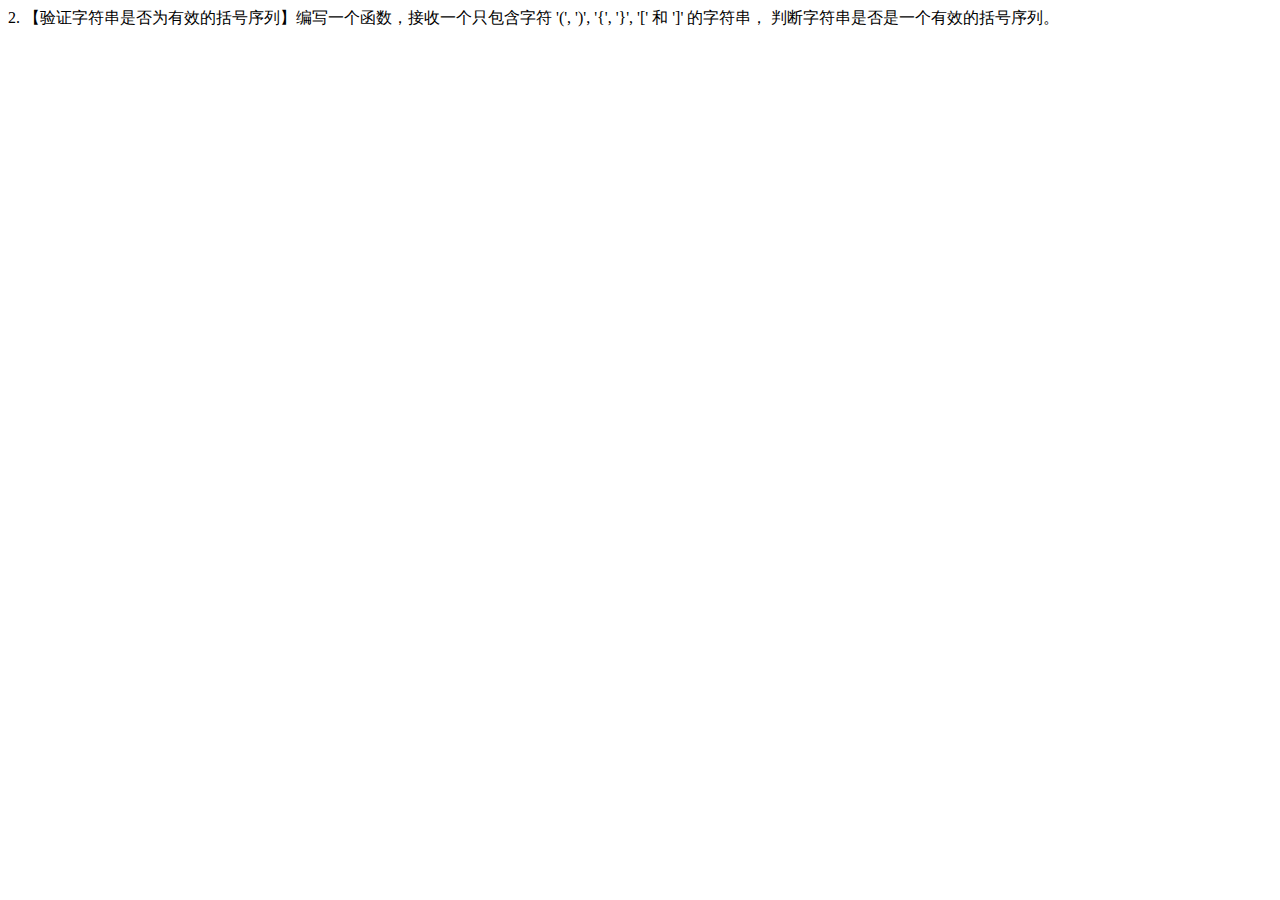
<file: 02.html>
<!DOCTYPE html>
<html lang="en">

<head>
    <meta charset="UTF-8">
    <meta name="viewport" content="width=device-width, initial-scale=1.0">
    <title>02</title>
</head>

<body>
    2. 【验证字符串是否为有效的括号序列】编写一个函数，接收一个只包含字符
    '(', ')', '{', '}', '[' 和 ']' 的字符串，
    判断字符串是否是一个有效的括号序列。
    <script>

        function isValid(braces) {
            const stack = []
            try {
                let temp = braces.split("")
                for (let i = 0; i < temp.length; i++) {
                    let item = temp[i]
                    if (item === "(" || item === "{" || item === "[") {
                        stack.push(item)
                    } else {
                        if (item === ")" && stack.pop() !== "(") throw ""
                        if (item === "]" && stack.pop() !== "[") throw ""
                        if (item === "}" && stack.pop() !== "{") throw ""
                    }
                }
            } catch {
                return false
            }
            return stack.length === 0
        }
        console.log(isValid("()"));
        console.log(isValid("()[]{}"));
        console.log(isValid("(]"));
        console.log(isValid("([)]"));
        console.log(isValid("{[]}"));

        isValid("()");        // 输出: true
        isValid("()[]{}");    // 输出: true
        isValid("(]");        // 输出: false
        isValid("([)]");      // 输出: false
        isValid("{[]}");      // 输出: true


    </script>
</body>

</html>
</file>
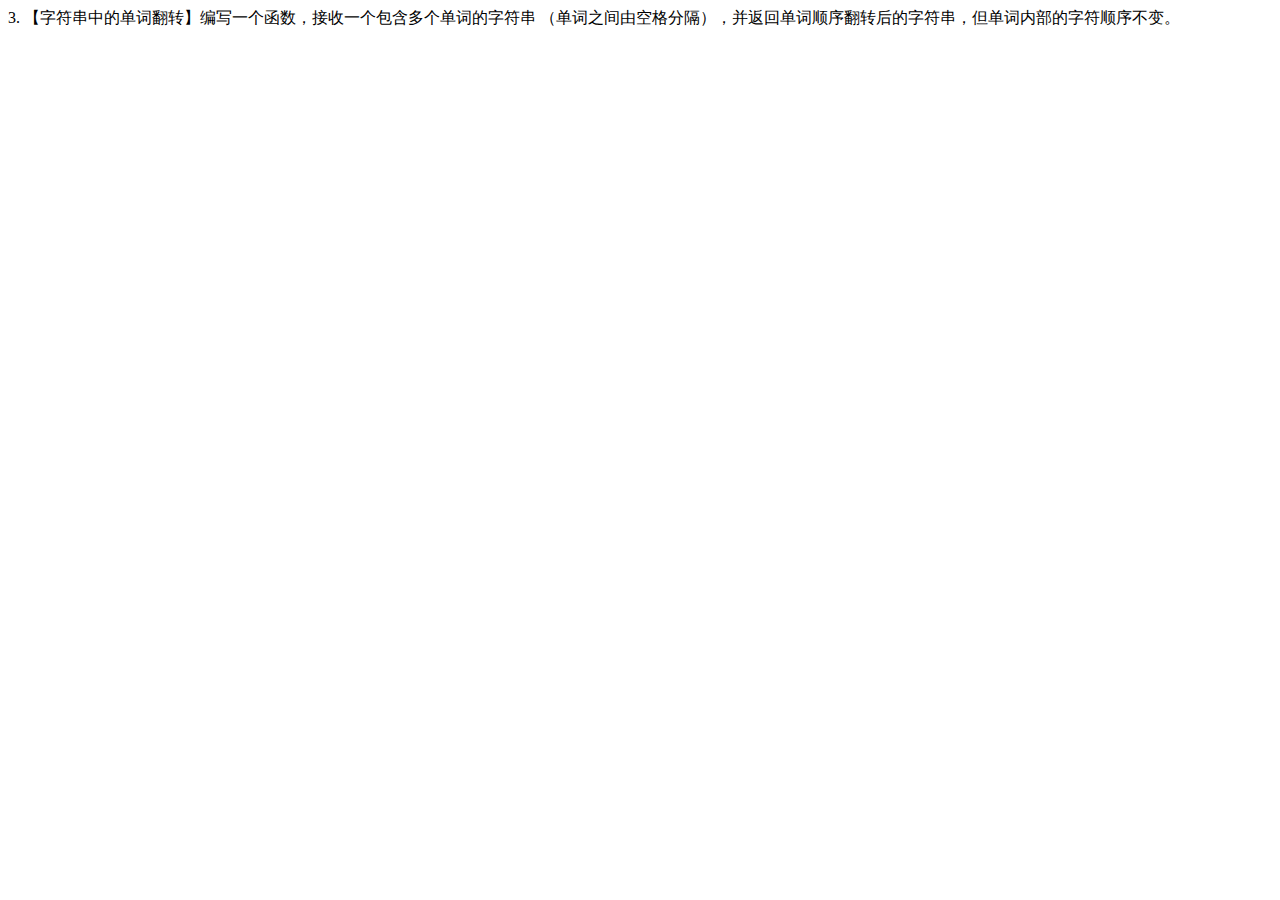
<file: 03.html>
<!DOCTYPE html>
<html lang="en">

<head>
    <meta charset="UTF-8">
    <meta name="viewport" content="width=device-width, initial-scale=1.0">
    <title>03</title>
</head>

<body>
    3. 【字符串中的单词翻转】编写一个函数，接收一个包含多个单词的字符串
    （单词之间由空格分隔），并返回单词顺序翻转后的字符串，但单词内部的字符顺序不变。
    <script>
        // reverseWords("Let's take LeetCode contest");
        // 输出: "contest LeetCode take Let's"
        function reverseWords(str) {
            let arr = str.split(' ').reverse()
            return arr.join(' ')
        }
        console.log(reverseWords("Let's take LeetCode contest"));

    </script>
</body>

</html>
</file>
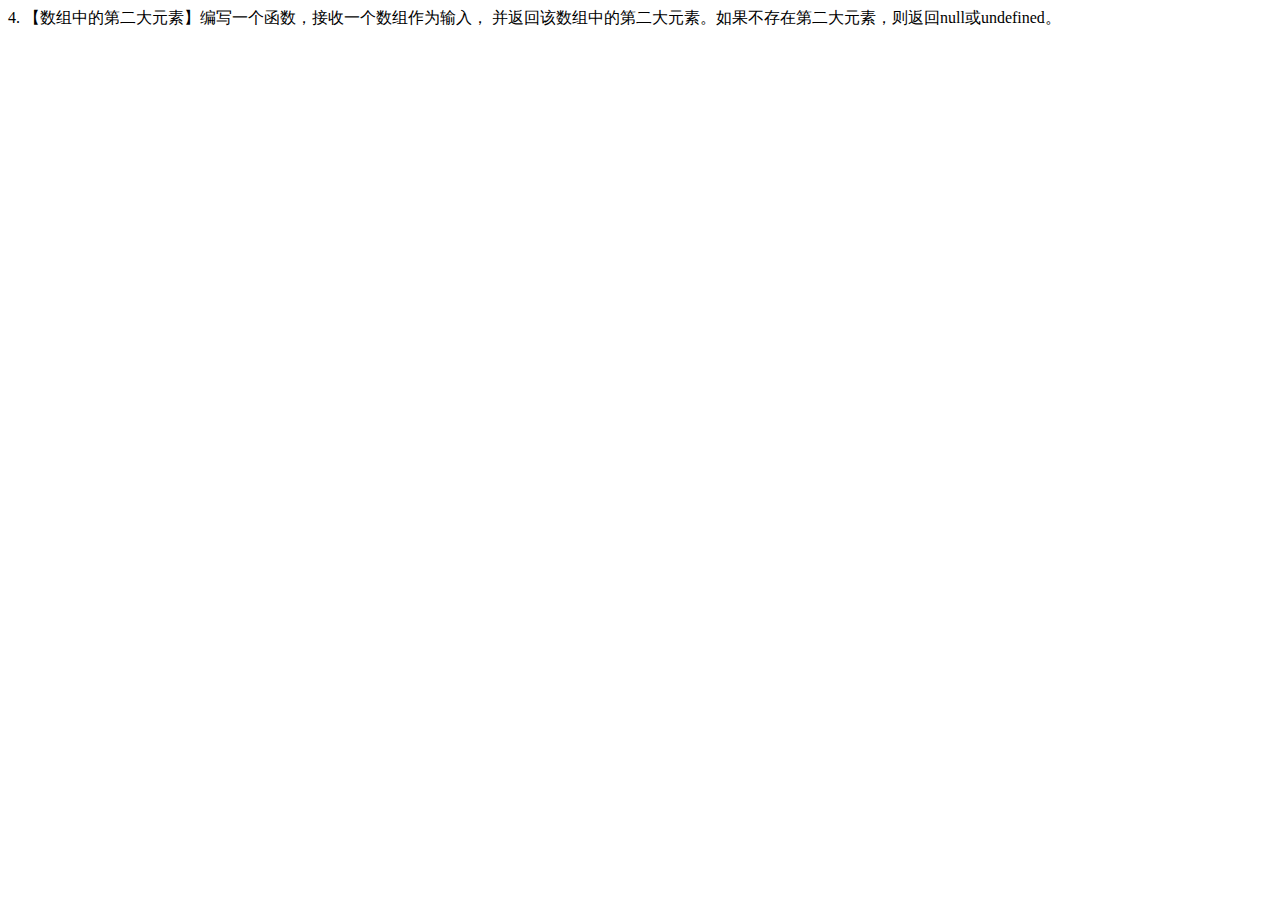
<file: 04.html>
<!DOCTYPE html>
<html lang="en">

<head>
    <meta charset="UTF-8">
    <meta name="viewport" content="width=device-width, initial-scale=1.0">
    <title>04</title>
</head>

<body>
    4. 【数组中的第二大元素】编写一个函数，接收一个数组作为输入，
    并返回该数组中的第二大元素。如果不存在第二大元素，则返回null或undefined。
    <script>
        findSecondLargest([3, 5, 1, 2, 4]); // 输出: 4
        findSecondLargest([1, 2, 2, 2]); // 输出: null 或 undefined
        // 首先排序，22对比，若有重复则返回 null 或 undefined，否则
        // 找到第二大的元素
        function findSecondLargest(arr) {
            let newArr = arr.sort(function (a, b) {
                return a - b
            })
            let flag = true //默认是不重复
            for (let i = 0; i < newArr.length; i++) {
                if (newArr[i] === newArr[i + 1]) {
                    flag = false
                    return null
                }
            }
            if (flag) {
                return newArr[newArr.length - 2]
            }
        }
        console.log(findSecondLargest([3, 5, 1, 2, 4]));
        console.log(findSecondLargest([1, 2, 2, 2]));

    </script>
</body>

</html>
</file>
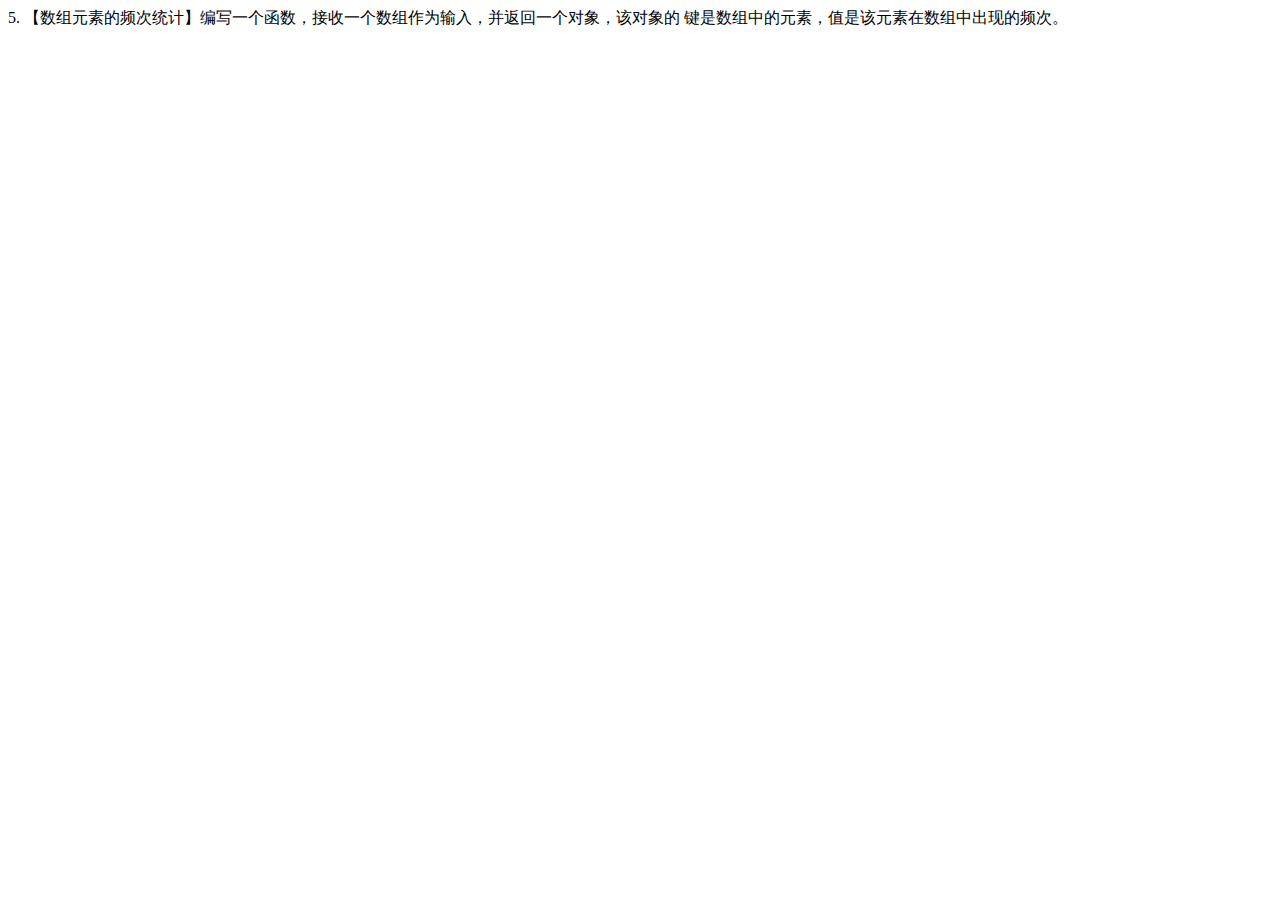
<file: 05.html>
<!DOCTYPE html>
<html lang="en">

<head>
    <meta charset="UTF-8">
    <meta name="viewport" content="width=device-width, initial-scale=1.0">
    <title>05</title>
</head>

<body>
    5. 【数组元素的频次统计】编写⼀个函数，接收⼀个数组作为输⼊，并返回⼀个对象，该对象的
    键是数组中的元素，值是该元素在数组中出现的频次。
    <script>
        countFrequencies([1, 1, 1, 2, 3, 4, 3, 2]); // [1,2,3]
        function countFrequencies(arr) {
            let obj = {}
            let newArr = []
            for (let i = 0; i < arr.length; i++) {
                if (newArr.indexOf(arr[i]) === -1) {
                    newArr.push(arr[i])
                }
            }

            for (let k = 0; k < newArr.length; k++) {
                let item = newArr[k]
                let count = 0
                for (let n = 0; n < arr.length; n++) {
                    if (newArr[k] === arr[n]) {
                        count++
                    }
                }
                obj[item] = count
            }
            return obj
        }
        console.log(countFrequencies([1, 1, 1, 2, 3, 4, 3, 2]));

    </script>
</body>

</html>
</file>
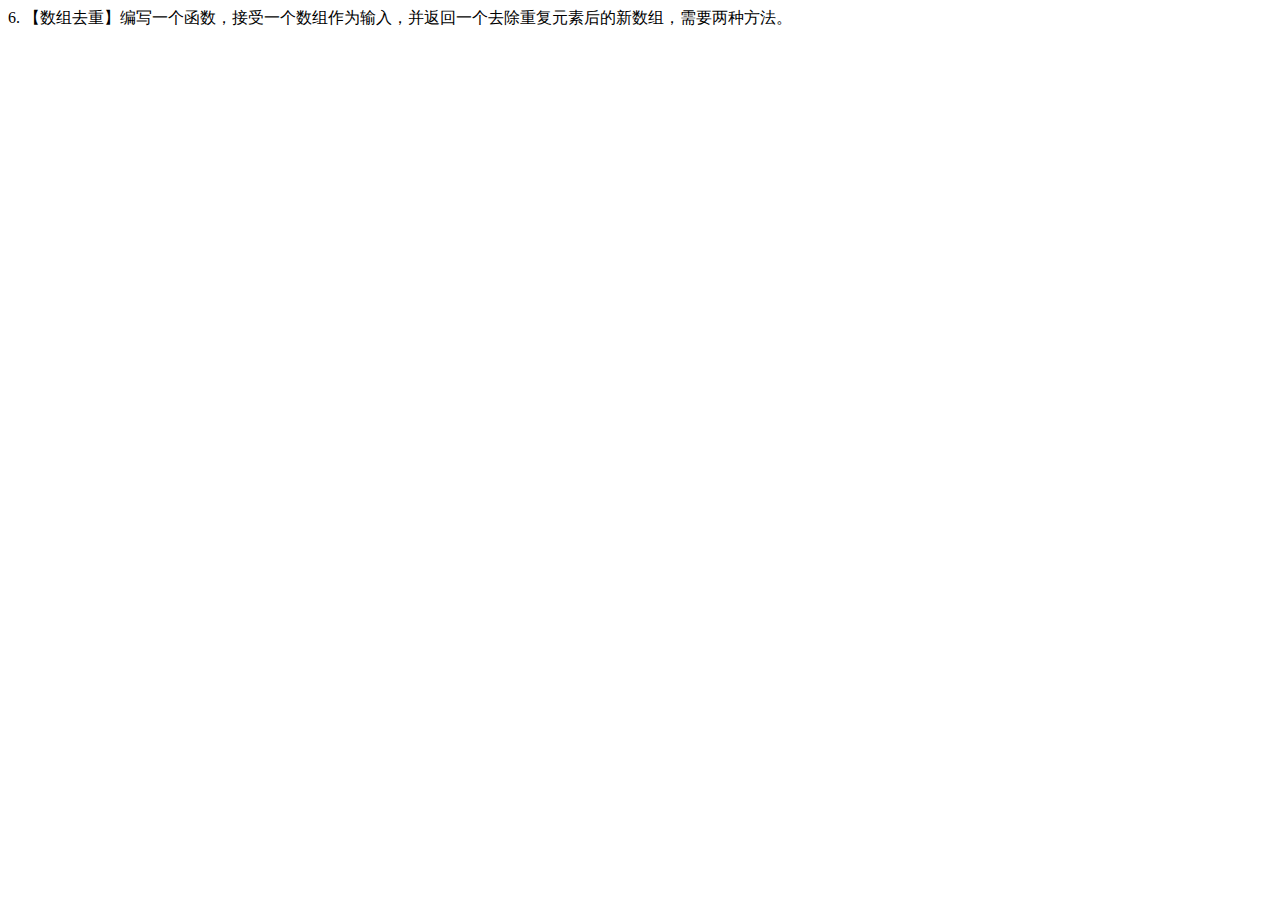
<file: 06.html>
<!DOCTYPE html>
<html lang="en">

<head>
    <meta charset="UTF-8">
    <meta name="viewport" content="width=device-width, initial-scale=1.0">
    <title>06</title>
</head>

<body>
    6. 【数组去重】编写一个函数，接受一个数组作为输入，并返回一个去除重复元素后的新数组，需要两种方法。
    <script>
        let arr = [1, 1, 1, 2, 3, 4, 3, 2] //[1,2,3,4]
        function toUnique1(arr) {
            let newArr = []
            for (let i = 0; i < arr.length; i++) {
                if (newArr.indexOf(arr[i]) === -1) {
                    newArr.push(arr[i])
                }
            }
            return newArr
        }
        // [1, 1, 1, 2, 3, 4, 3, 2]
        function toUnique2(arr) {
            for (let i = 0; i < arr.length; i++) {
                for (let j = i + 1; j < arr.length; j++) {
                    if (arr[i] === arr[j]) {
                        arr.splice(j, 1)
                        j--
                    }
                }
            }
            return arr
        }
        function toUnique3(arr) {
            if (!Array.isArray(arr)) {
                console.log('type error!')
                return;
            }
            let newStr = arr.sort(function (a, b) {
                return a - b
            })
            let res = []
            for (let i = 0; i < arr.length; i++) {
                if (arr[i] !== arr[i + 1]) {
                    res.push(arr[i])
                }
            }
            return res

        }
        console.log(toUnique1(arr));
        console.log(toUnique2(arr));
        console.log(toUnique3(arr));

    </script>
</body>

</html>
</file>
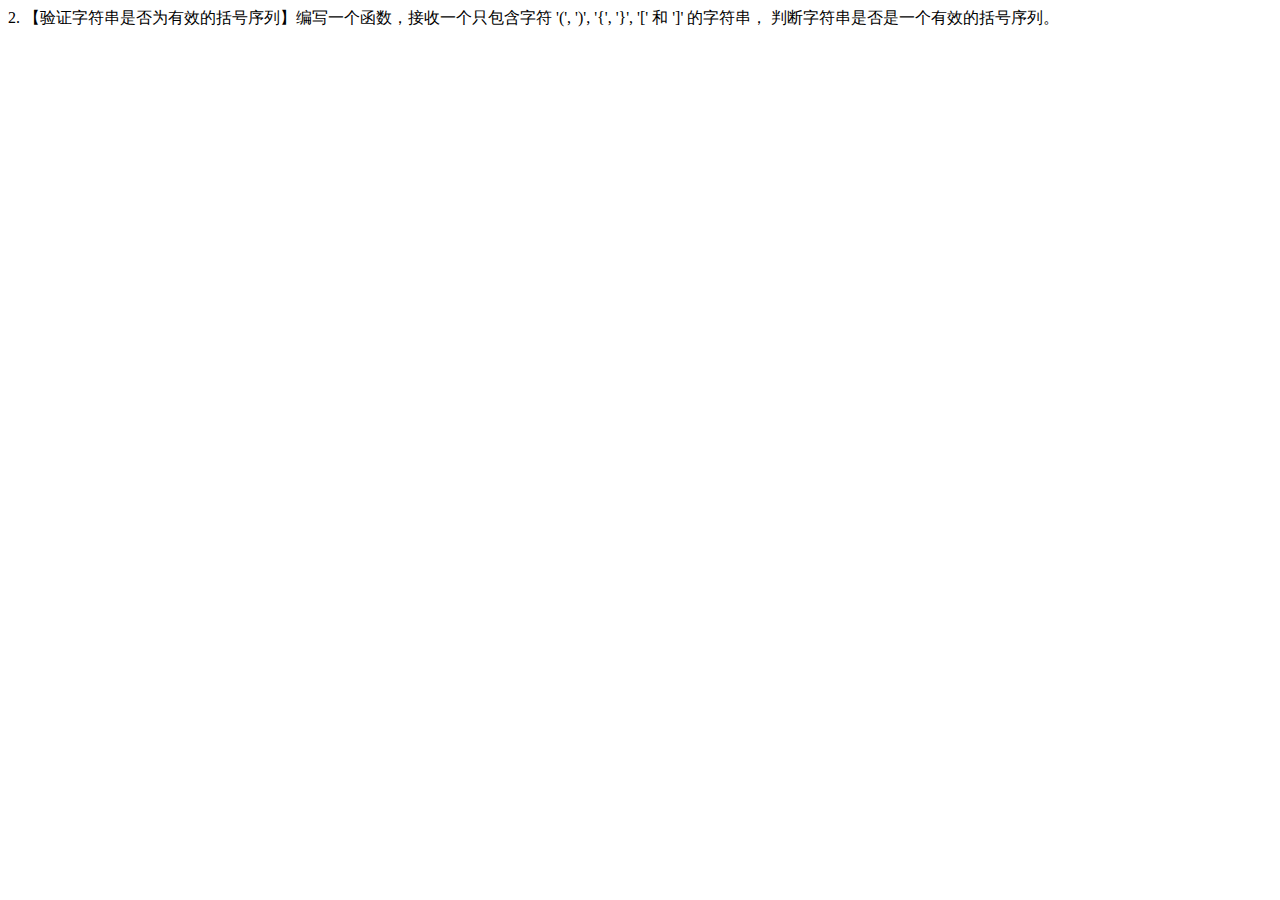
<file: works/02.html>
<!DOCTYPE html>
<html lang="en">

<head>
    <meta charset="UTF-8">
    <meta name="viewport" content="width=device-width, initial-scale=1.0">
    <title>Document</title>
</head>

<body>
    2. 【验证字符串是否为有效的括号序列】编写一个函数，接收一个只包含字符
    '(', ')', '{', '}', '[' 和 ']' 的字符串，
    判断字符串是否是一个有效的括号序列。
    <script>

        function isValid(braces) {
            const stack = []
            try {
                let temp = braces.split("")
                for (let i = 0; i < temp.length; i++) {
                    let item = temp[i]
                    if (item === "(" || item === "{" || item === "[") {
                        stack.push(item)
                    } else {
                        if (item === ")" && stack.pop() !== "(") throw ""
                        if (item === "]" && stack.pop() !== "[") throw ""
                        if (item === "}" && stack.pop() !== "{") throw ""
                    }
                }
            } catch {
                return false
            }
            return stack.length === 0
        }
        console.log(isValid("()"));
        console.log(isValid("()[]{}"));
        console.log(isValid("(]"));
        console.log(isValid("([)]"));
        console.log(isValid("{[]}"));

        isValid("()");        // 输出: true
        isValid("()[]{}");    // 输出: true
        isValid("(]");        // 输出: false
        isValid("([)]");      // 输出: false
        isValid("{[]}");      // 输出: true


    </script>
</body>

</html>
</file>
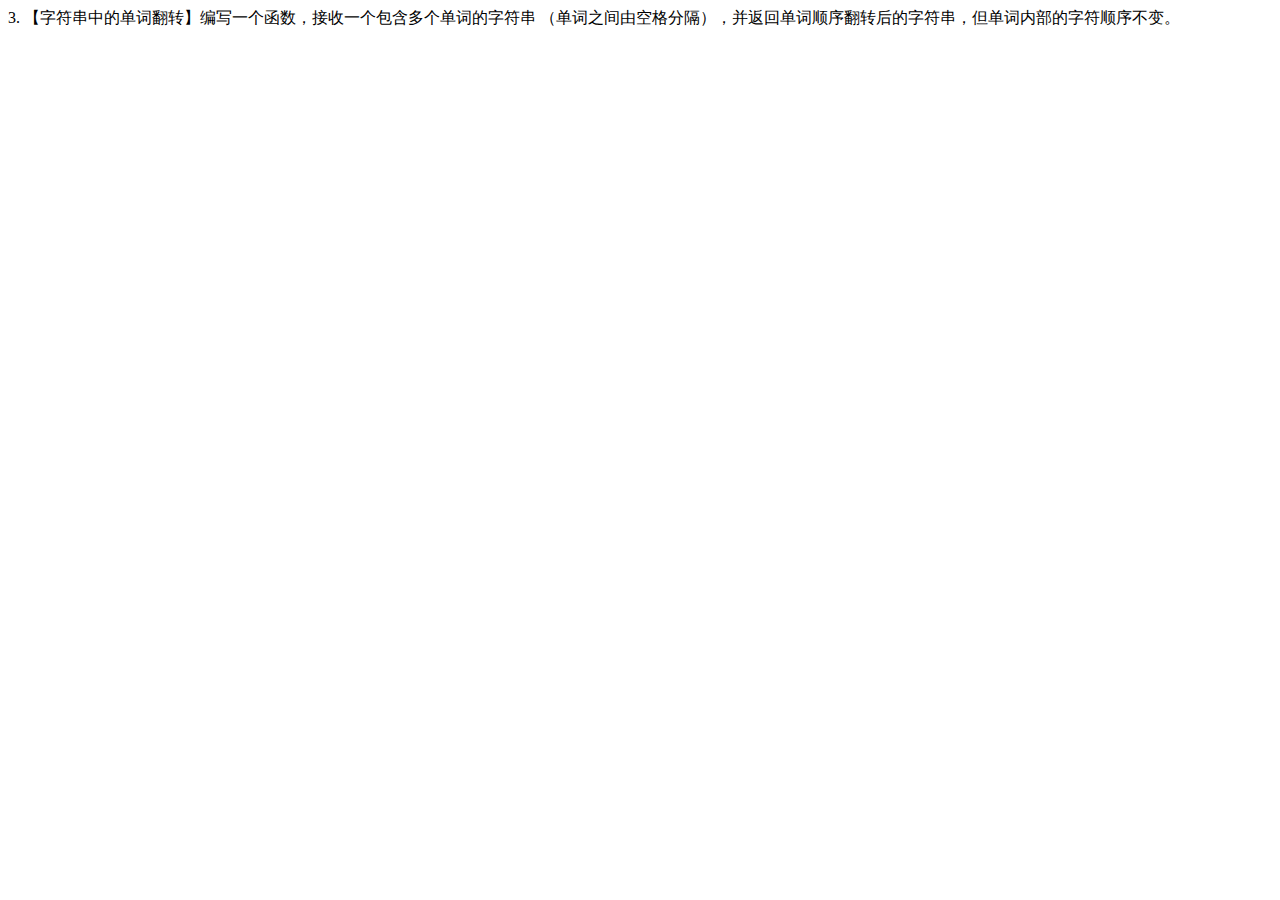
<file: works/03.html>
<!DOCTYPE html>
<html lang="en">

<head>
    <meta charset="UTF-8">
    <meta name="viewport" content="width=device-width, initial-scale=1.0">
    <title>Document</title>
</head>

<body>
    3. 【字符串中的单词翻转】编写一个函数，接收一个包含多个单词的字符串
    （单词之间由空格分隔），并返回单词顺序翻转后的字符串，但单词内部的字符顺序不变。
    <script>
        // reverseWords("Let's take LeetCode contest");
        // 输出: "contest LeetCode take Let's"
        function reverseWords(str) {
            let arr = str.split(' ').reverse()
            return arr.join(' ')
        }
        console.log(reverseWords("Let's take LeetCode contest"));

    </script>
</body>

</html>
</file>
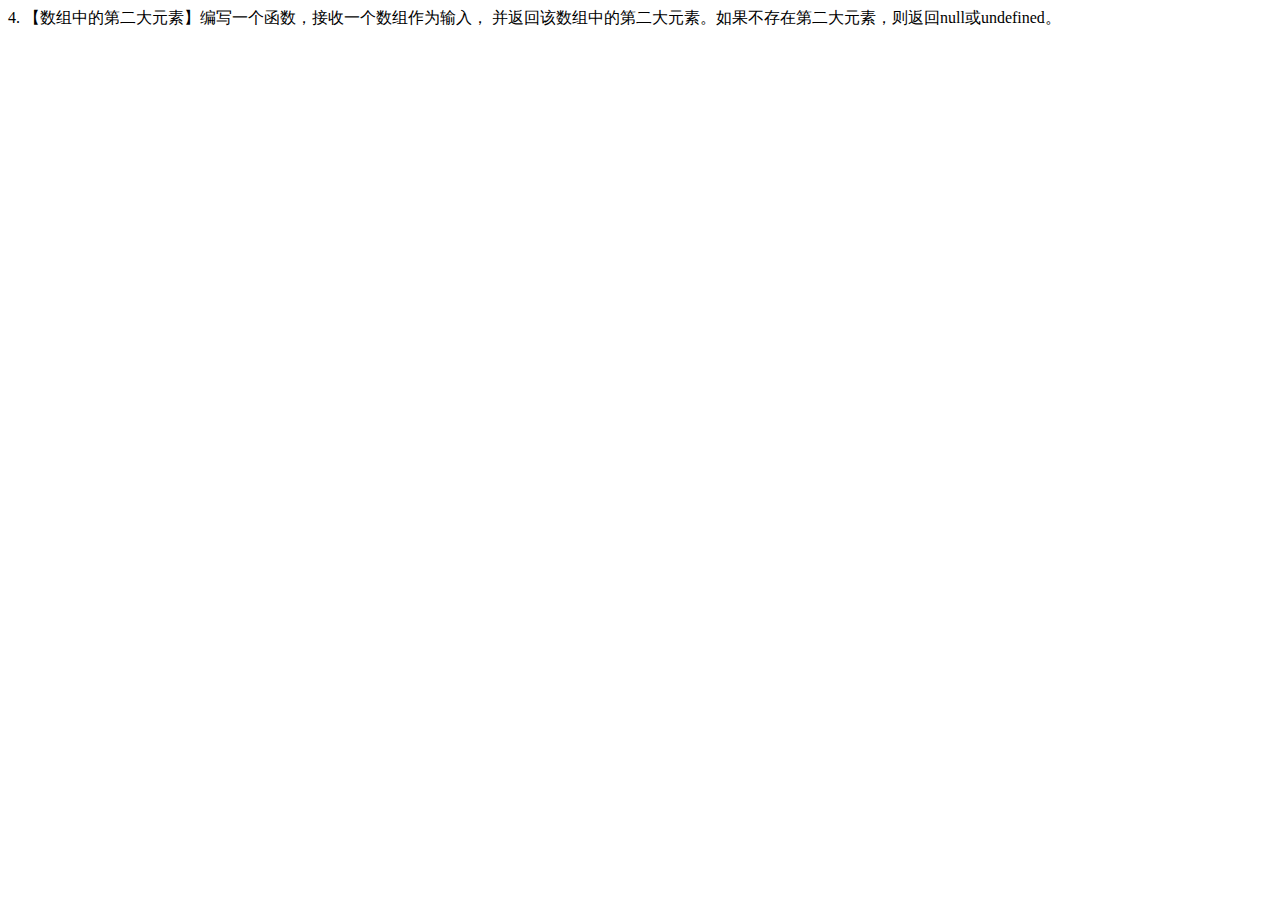
<file: works/04.html>
<!DOCTYPE html>
<html lang="en">

<head>
    <meta charset="UTF-8">
    <meta name="viewport" content="width=device-width, initial-scale=1.0">
    <title>Document</title>
</head>

<body>
    4. 【数组中的第二大元素】编写一个函数，接收一个数组作为输入，
    并返回该数组中的第二大元素。如果不存在第二大元素，则返回null或undefined。
    <script>
        findSecondLargest([3, 5, 1, 2, 4]); // 输出: 4
        findSecondLargest([1, 2, 2, 2]); // 输出: null 或 undefined
        // 首先排序，22对比，若有重复则返回 null 或 undefined，否则
        // 找到第二大的元素
        function findSecondLargest(arr) {
            let newArr = arr.sort(function (a, b) {
                return a - b
            })
            let flag = true //默认是不重复
            for (let i = 0; i < newArr.length; i++) {
                if (newArr[i] === newArr[i + 1]) {
                    flag = false
                    return null
                }
            }
            if (flag) {
                return newArr[newArr.length - 2]
            }
        }
        console.log(findSecondLargest([3, 5, 1, 2, 4]));
        console.log(findSecondLargest([1, 2, 2, 2]));

    </script>
</body>

</html>
</file>
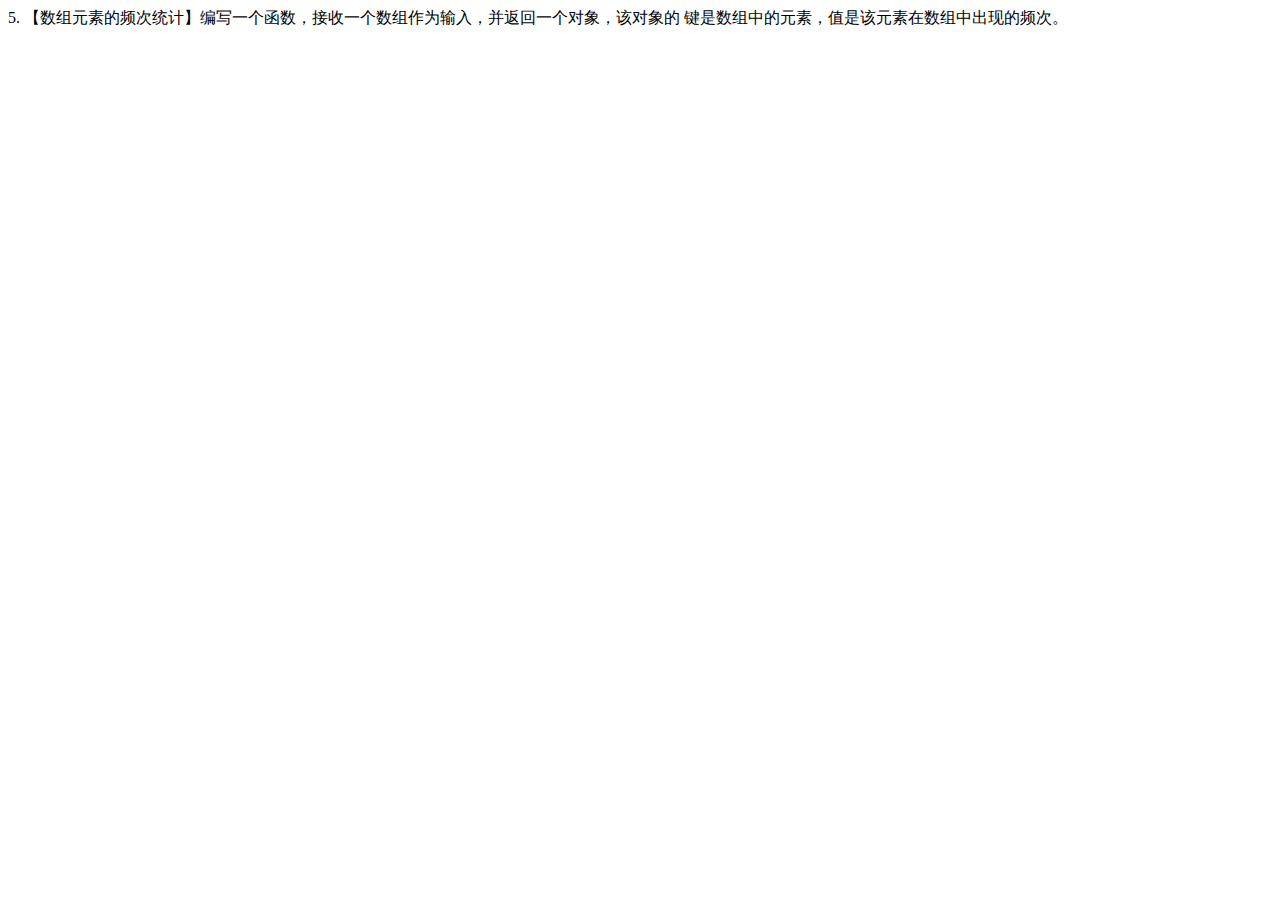
<file: works/05.html>
<!DOCTYPE html>
<html lang="en">

<head>
    <meta charset="UTF-8">
    <meta name="viewport" content="width=device-width, initial-scale=1.0">
    <title>Document</title>
</head>

<body>
    5. 【数组元素的频次统计】编写⼀个函数，接收⼀个数组作为输⼊，并返回⼀个对象，该对象的
    键是数组中的元素，值是该元素在数组中出现的频次。
    <script>
        countFrequencies([1, 1, 1, 2, 3, 4, 3, 2]); // [1,2,3]
        function countFrequencies(arr) {
            let obj = {}
            let newArr = []
            for (let i = 0; i < arr.length; i++) {
                if (newArr.indexOf(arr[i]) === -1) {
                    newArr.push(arr[i])
                }
            }

            for (let k = 0; k < newArr.length; k++) {
                let item = newArr[k]
                let count = 0
                for (let n = 0; n < arr.length; n++) {
                    if (newArr[k] === arr[n]) {
                        count++
                    }
                }
                obj[item] = count
            }
            return obj
        }
        console.log(countFrequencies([1, 1, 1, 2, 3, 4, 3, 2]));

    </script>
</body>

</html>
</file>
<file: src/style/base.css>
* {
    margin: 0;

}

a {
    text-decoration: none;
}

li {
    list-style: none;
}

.clearfix:after,
.clearfix:before {
    content: "";
    display: table;
}

.clearfix:after {
    clear: both;
}

/* .clearfix {
    *zoom: 1;
} */
</file>
<file: src/style/index.css>
body {
    font-family: -apple-system, system-ui, BlinkMacSystemFont, "Segoe UI", Roboto, "Helvetica Neue", Arial, sans-serif;
    font-size: 1rem;
    font-weight: normal;
    line-height: 1.5;
    background-color: #fff;
    overflow-y: scroll;
    padding-bottom: 3rem;
    color: #5a5a5a;
}

/* 顶部模块 */
.news-container {
    position: relative;
    height: 40px;
    padding: 0 1em;
    text-decoration: none;
    line-height: 40px;
    margin: auto;
    background: #2188b6;
    color: rgba(255, 255, 255, 0.8);
    cursor: pointer;
}

.news-overlay {
    display: block;
    position: absolute;
    left: 0;
    top: 0;
    bottom: 0;
    right: 0;
}

.news-inner {
    position: relative;
    z-index: 1;
    pointer-events: none;
}

.news-line {
    display: inline-block;
}

.news-highlight {
    font-weight: bold;
    color: #fff;
}

/* 导航栏模块 */
.navbar {
    position: relative;
    padding: 0 1rem;
}

.container {
    display: flex;
    align-items: center;
    margin: auto;
    width: 1140px;
    height: 3rem;
    max-width: 100%;
}

.container a {
    display: flex;
}

.container svg {
    width: 3rem;
    height: 3rem;
}

#navbar-nav {
    position: relative;
    width: 100%;
    height: 3rem;
    overflow: hidden;
}

#navbar-nav a {
    color: #666;
}

#navbar-nav a:hover {
    color: #000;
}

.navbar-nav-l {
    float: left;
    display: flex;
    justify-content: space-between;
    align-items: center;
    width: 18rem;
    font-size: 0.9rem;
    color: #ccc;
    height: 100%;
}

.navbar-nav-l-item {
    padding: 0 0.5rem;
}

.navbar-nav-r {
    float: right;
    display: flex;
    justify-content: flex-end;
    width: 16rem;
    height: 100%;
}

.navbar-nav-icon {
    display: flex;
    align-items: center;
    padding-left: 1.2rem;
}

.navbar-nav-icon svg {
    width: 1.6rem;
    height: 1.6rem;
}

/* 主要内容main模块 */

/*1. 顶部介绍模块 */
.hero {
    /* margin: 0 0 3rem 0; */
    position: relative;
    margin: 0;
    padding: 2rem 0;
    color: white;
    background-color: #2188b6;
    background-size: 25px auto;
    -webkit-font-smoothing: antialiased;
    overflow: hidden;
}

.main-container {
    margin: auto;
    width: 1140px;
    max-width: 100%;
}

.hero-title {
    font-size: 4.5em;
    user-select: none;
}

.hero a {
    color: #fff;
    text-decoration: none;
}

.hero-btn {
    display: inline-block;
    margin-right: 1.2rem;
    line-height: 1.25;
    text-align: center;
    white-space: nowrap;
    vertical-align: middle;
    user-select: none;
    padding: 0.7rem 1.6rem;
    border-radius: 0.3rem;
    font-size: 0.8rem;
    border: 2px solid #1476a2;
    text-transform: uppercase;
    font-weight: 700;
    letter-spacing: 0.03rem;
    transition: all 0.2s ease-in-out;
    cursor: pointer;
}

.hero-btn:hover {
    color: #000;
    background-color: #fff;
    border-color: #fff;
}


.hero-ghbtn {
    display: inline-block;
    vertical-align: middle;
}

.mt-4 {
    margin-top: 1.5rem !important;
}

.navbar-text {
    display: inline-block;
    padding-top: 0.425rem;
    padding-bottom: 0.425rem;
}

.mt-4 a {
    text-decoration: underline;
}

/* 2.features模块 */
.features {
    margin: auto;
    width: 1140px;
    max-width: 100%;
}

.feature {
    margin: 3rem 0;
    color: #666;
}


.col-lg-7 {
    float: left;
    width: 58.3333333333%;
}

.col-lg-5 {
    float: left;
    width: 41.6666666667%;
}


.push-lg-5 {
    float: right;
    width: 41.6666666667%;
}

.pull-lg-7 {
    float: right;
    width: 58.3333333333%;
}



.feature-heading {
    font-size: 1.8rem;
}

.feature-text {
    margin-top: 0;
    margin-bottom: 1rem;
    font-size: 1.1rem;
}

.feature-image {
    margin-bottom: -30px;
}

/* 尾部清除浮动 */
.row::after {
    display: block;
    content: "";
    clear: both;
}


.feature-divider {
    margin: 5rem 0;
}


/*  3.快速入门 */
.container-entrance {
    display: flex;
    align-items: center;
    justify-content: space-between;
    margin: auto;
    width: 1140px;
    max-width: 100%;
}

.hero-prompt {
    font-size: 3rem;
    text-shadow: 5px 5px #1476a2;
}

.featurettes {
    margin: auto;
    width: 1140px;
    max-width: 100%;
}

.row {
    margin-right: -15px;
    margin-left: -15px;
}

.col-lg-4 {
    float: left;
    width: 33.3333333333%;
}

.featurette {
    height: 6rem;
    margin-top: 0;
    margin-bottom: 3rem;
}

.featurette h2 {
    padding: 1rem 0;
    color: #464a4c;
    font-weight: 300;
}

.featurette p {
    color: #6d767d;
    font-weight: 300;
    padding: 0 1rem 0 0;
    font-size: 1.1rem;
}


/* 底部模块 */
.footer {
    margin: auto;
    width: 1140px;
    max-width: 100%;
    transform: translateY(-20px);
}

.footer-left {
    float: left;
}

.footer-right {
    float: right;
}

.footer-item+.footer-item::before {
    padding-left: 0.25em;
    padding-right: 0.25em;
    content: ' Â· ';
}

.footer-item a {
    color: #11a8da;
}

.footer-item a:hover {
    text-decoration: underline;
    color: #1476a2;
}
</file>
<file: code/src/style/base.css>
* {
    margin: 0;

}

a {
    text-decoration: none;
}

li {
    list-style: none;
}

.clearfix:after,
.clearfix:before {
    content: "";
    display: table;
}

.clearfix:after {
    clear: both;
}

/* .clearfix {
    *zoom: 1;
} */
</file>
<file: code/src/style/index.css>
body {
    font-family: -apple-system, system-ui, BlinkMacSystemFont, "Segoe UI", Roboto, "Helvetica Neue", Arial, sans-serif;
    font-size: 1rem;
    font-weight: normal;
    line-height: 1.5;
    background-color: #fff;
    overflow-y: scroll;
    padding-bottom: 3rem;
    color: #5a5a5a;
}

/* 顶部模块 */
.news-container {
    position: relative;
    height: 40px;
    padding: 0 1em;
    text-decoration: none;
    line-height: 40px;
    margin: auto;
    background: #2188b6;
    color: rgba(255, 255, 255, 0.8);
    cursor: pointer;
}

.news-overlay {
    display: block;
    position: absolute;
    left: 0;
    top: 0;
    bottom: 0;
    right: 0;
}

.news-inner {
    position: relative;
    z-index: 1;
    pointer-events: none;
}

.news-line {
    display: inline-block;
}

.news-highlight {
    font-weight: bold;
    color: #fff;
}

/* 导航栏模块 */
.navbar {
    position: relative;
    padding: 0 1rem;
}

.container {
    display: flex;
    align-items: center;
    margin: auto;
    width: 1140px;
    height: 3rem;
    max-width: 100%;
}

.container a {
    display: flex;
}

.container svg {
    width: 3rem;
    height: 3rem;
}

#navbar-nav {
    position: relative;
    width: 100%;
    height: 3rem;
    overflow: hidden;
}

#navbar-nav a {
    color: #666;
}

#navbar-nav a:hover {
    color: #000;
}

.navbar-nav-l {
    float: left;
    display: flex;
    justify-content: space-between;
    align-items: center;
    width: 18rem;
    font-size: 0.9rem;
    color: #ccc;
    height: 100%;
}

.navbar-nav-l-item {
    padding: 0 0.5rem;
}

.navbar-nav-r {
    float: right;
    display: flex;
    justify-content: flex-end;
    width: 16rem;
    height: 100%;
}

.navbar-nav-icon {
    display: flex;
    align-items: center;
    padding-left: 1.2rem;
}

.navbar-nav-icon svg {
    width: 1.6rem;
    height: 1.6rem;
}

/* 主要内容main模块 */

/*1. 顶部介绍模块 */
.hero {
    /* margin: 0 0 3rem 0; */
    position: relative;
    margin: 0;
    padding: 2rem 0;
    color: white;
    background-color: #2188b6;
    background-size: 25px auto;
    -webkit-font-smoothing: antialiased;
    overflow: hidden;
}

.main-container {
    margin: auto;
    width: 1140px;
    max-width: 100%;
}

.hero-title {
    font-size: 4.5em;
    user-select: none;
}

.hero a {
    color: #fff;
    text-decoration: none;
}

.hero-btn {
    display: inline-block;
    margin-right: 1.2rem;
    line-height: 1.25;
    text-align: center;
    white-space: nowrap;
    vertical-align: middle;
    user-select: none;
    padding: 0.7rem 1.6rem;
    border-radius: 0.3rem;
    font-size: 0.8rem;
    border: 2px solid #1476a2;
    text-transform: uppercase;
    font-weight: 700;
    letter-spacing: 0.03rem;
    transition: all 0.2s ease-in-out;
    cursor: pointer;
}

.hero-btn:hover {
    color: #000;
    background-color: #fff;
    border-color: #fff;
}


.hero-ghbtn {
    display: inline-block;
    vertical-align: middle;
}

.mt-4 {
    margin-top: 1.5rem !important;
}

.navbar-text {
    display: inline-block;
    padding-top: 0.425rem;
    padding-bottom: 0.425rem;
}

.mt-4 a {
    text-decoration: underline;
}

/* 2.features模块 */
.features {
    margin: auto;
    width: 1140px;
    max-width: 100%;
}

.feature {
    margin: 3rem 0;
    color: #666;
}


.col-lg-7 {
    float: left;
    width: 58.3333333333%;
}

.col-lg-5 {
    float: left;
    width: 41.6666666667%;
}


.push-lg-5 {
    float: right;
    width: 41.6666666667%;
}

.pull-lg-7 {
    float: right;
    width: 58.3333333333%;
}



.feature-heading {
    font-size: 1.8rem;
}

.feature-text {
    margin-top: 0;
    margin-bottom: 1rem;
    font-size: 1.1rem;
}

.feature-image {
    margin-bottom: -30px;
}

/* 尾部清除浮动 */
.row::after {
    display: block;
    content: "";
    clear: both;
}


.feature-divider {
    margin: 5rem 0;
}


/*  3.快速入门 */
.container-entrance {
    display: flex;
    align-items: center;
    justify-content: space-between;
    margin: auto;
    width: 1140px;
    max-width: 100%;
}

.hero-prompt {
    font-size: 3rem;
    text-shadow: 5px 5px #1476a2;
}

.featurettes {
    margin: auto;
    width: 1140px;
    max-width: 100%;
}

.row {
    margin-right: -15px;
    margin-left: -15px;
}

.col-lg-4 {
    float: left;
    width: 33.3333333333%;
}

.featurette {
    height: 6rem;
    margin-top: 0;
    margin-bottom: 3rem;
}

.featurette h2 {
    padding: 1rem 0;
    color: #464a4c;
    font-weight: 300;
}

.featurette p {
    color: #6d767d;
    font-weight: 300;
    padding: 0 1rem 0 0;
    font-size: 1.1rem;
}


/* 底部模块 */
.footer {
    margin: auto;
    width: 1140px;
    max-width: 100%;
    transform: translateY(-20px);
}

.footer-left {
    float: left;
}

.footer-right {
    float: right;
}

.footer-item+.footer-item::before {
    padding-left: 0.25em;
    padding-right: 0.25em;
    content: ' Â· ';
}

.footer-item a {
    color: #11a8da;
}

.footer-item a:hover {
    text-decoration: underline;
    color: #1476a2;
}
</file>
